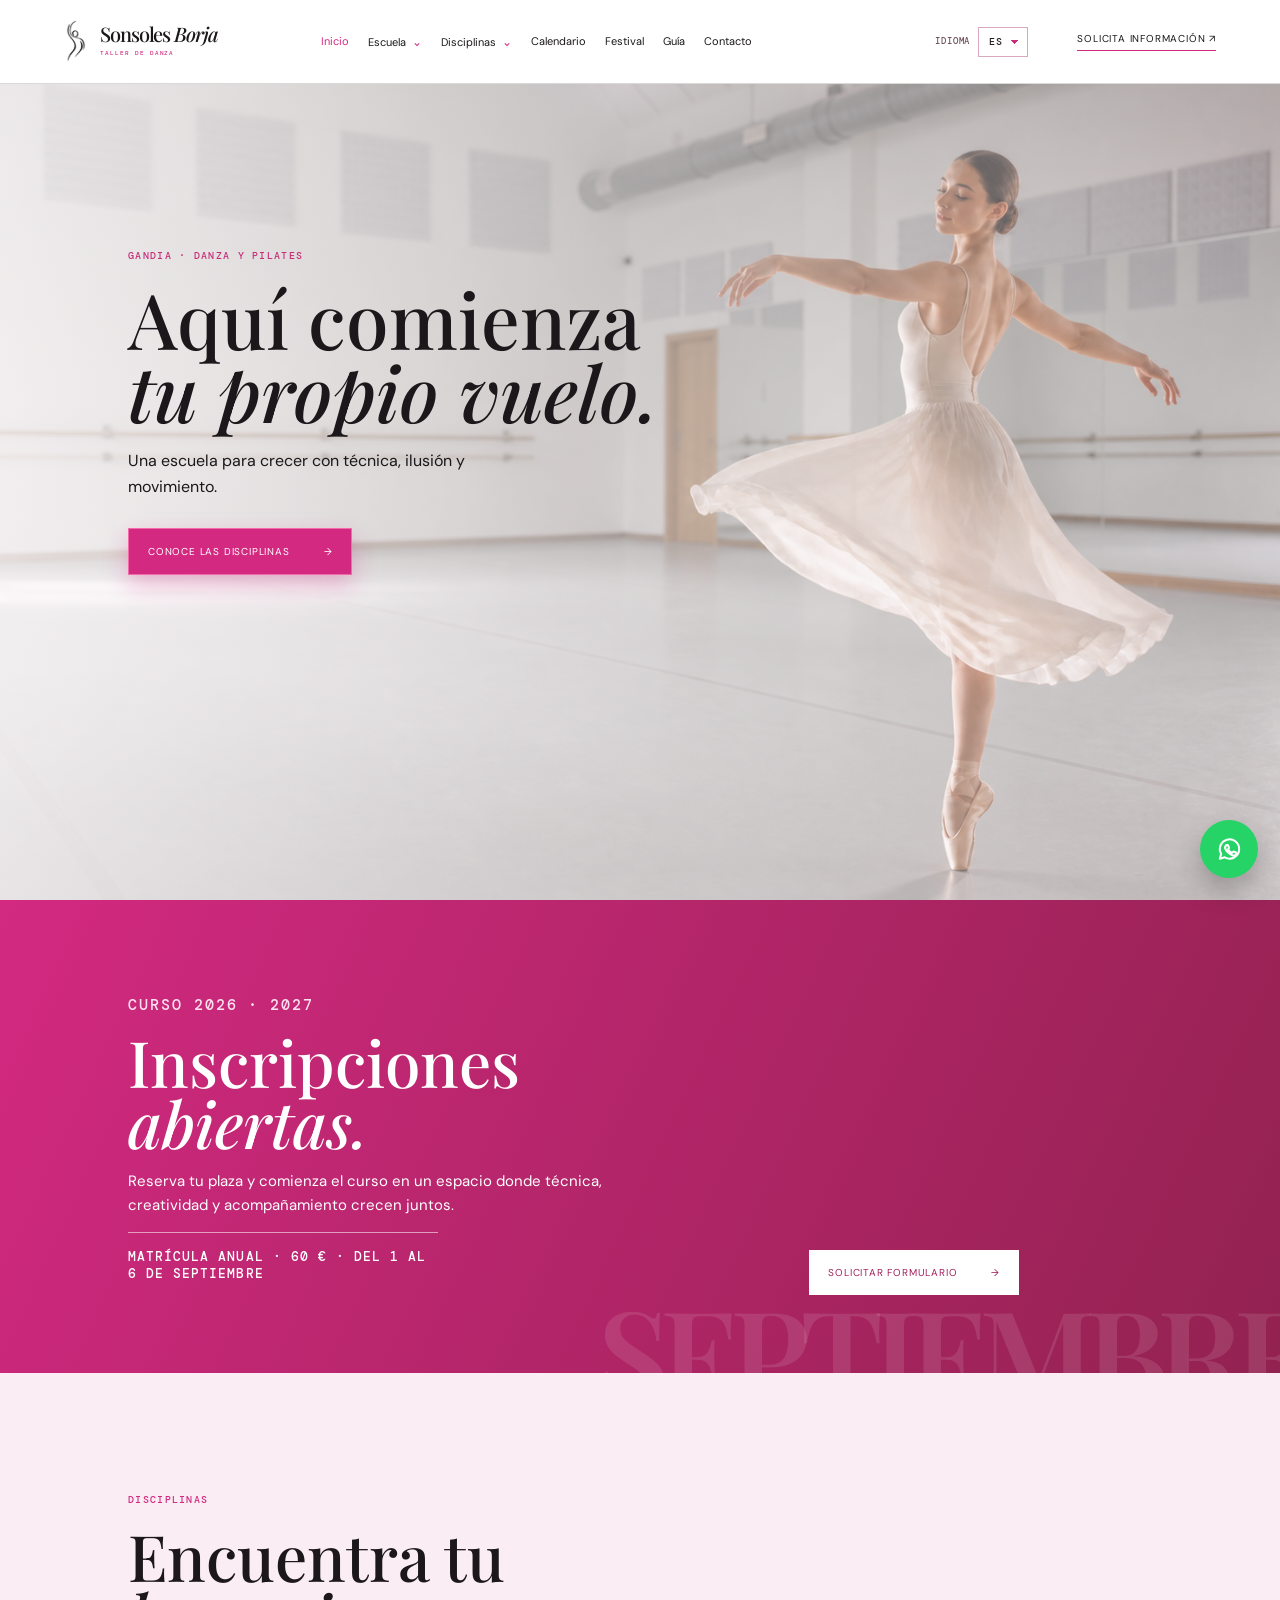
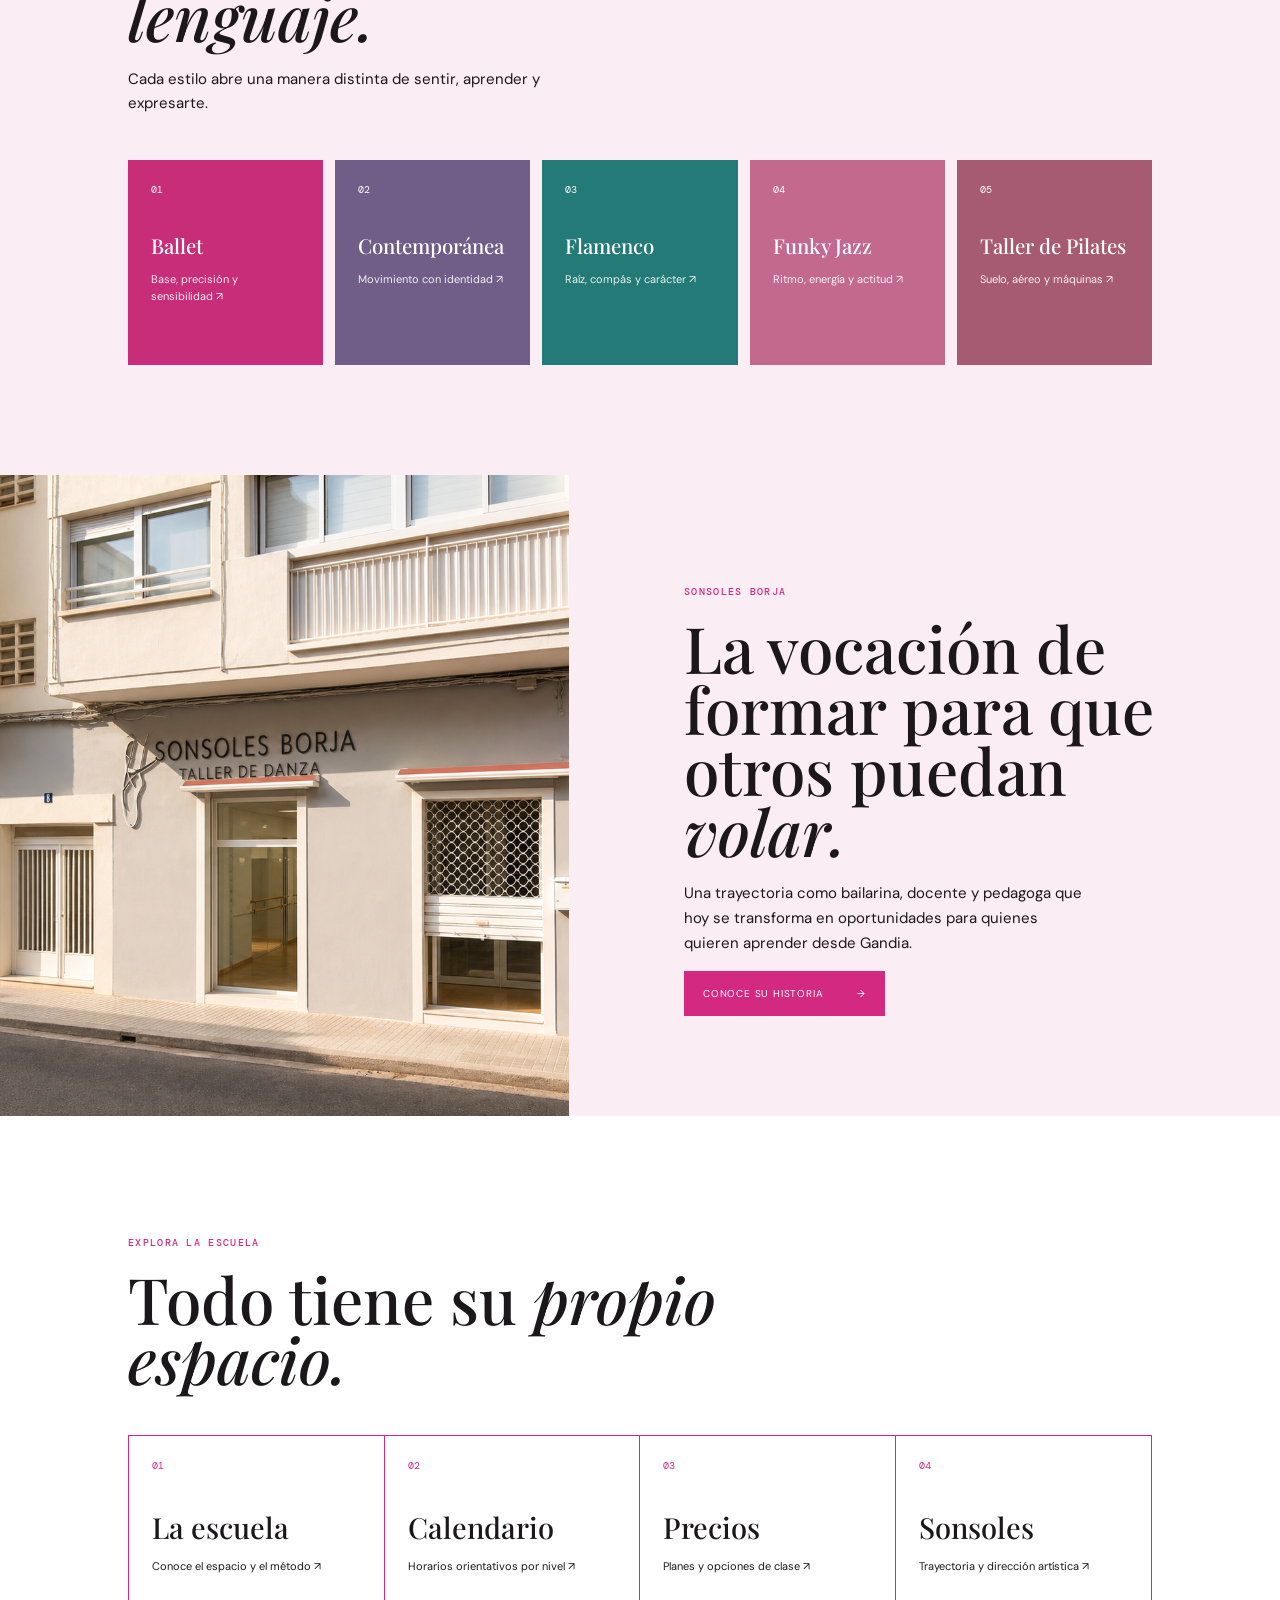
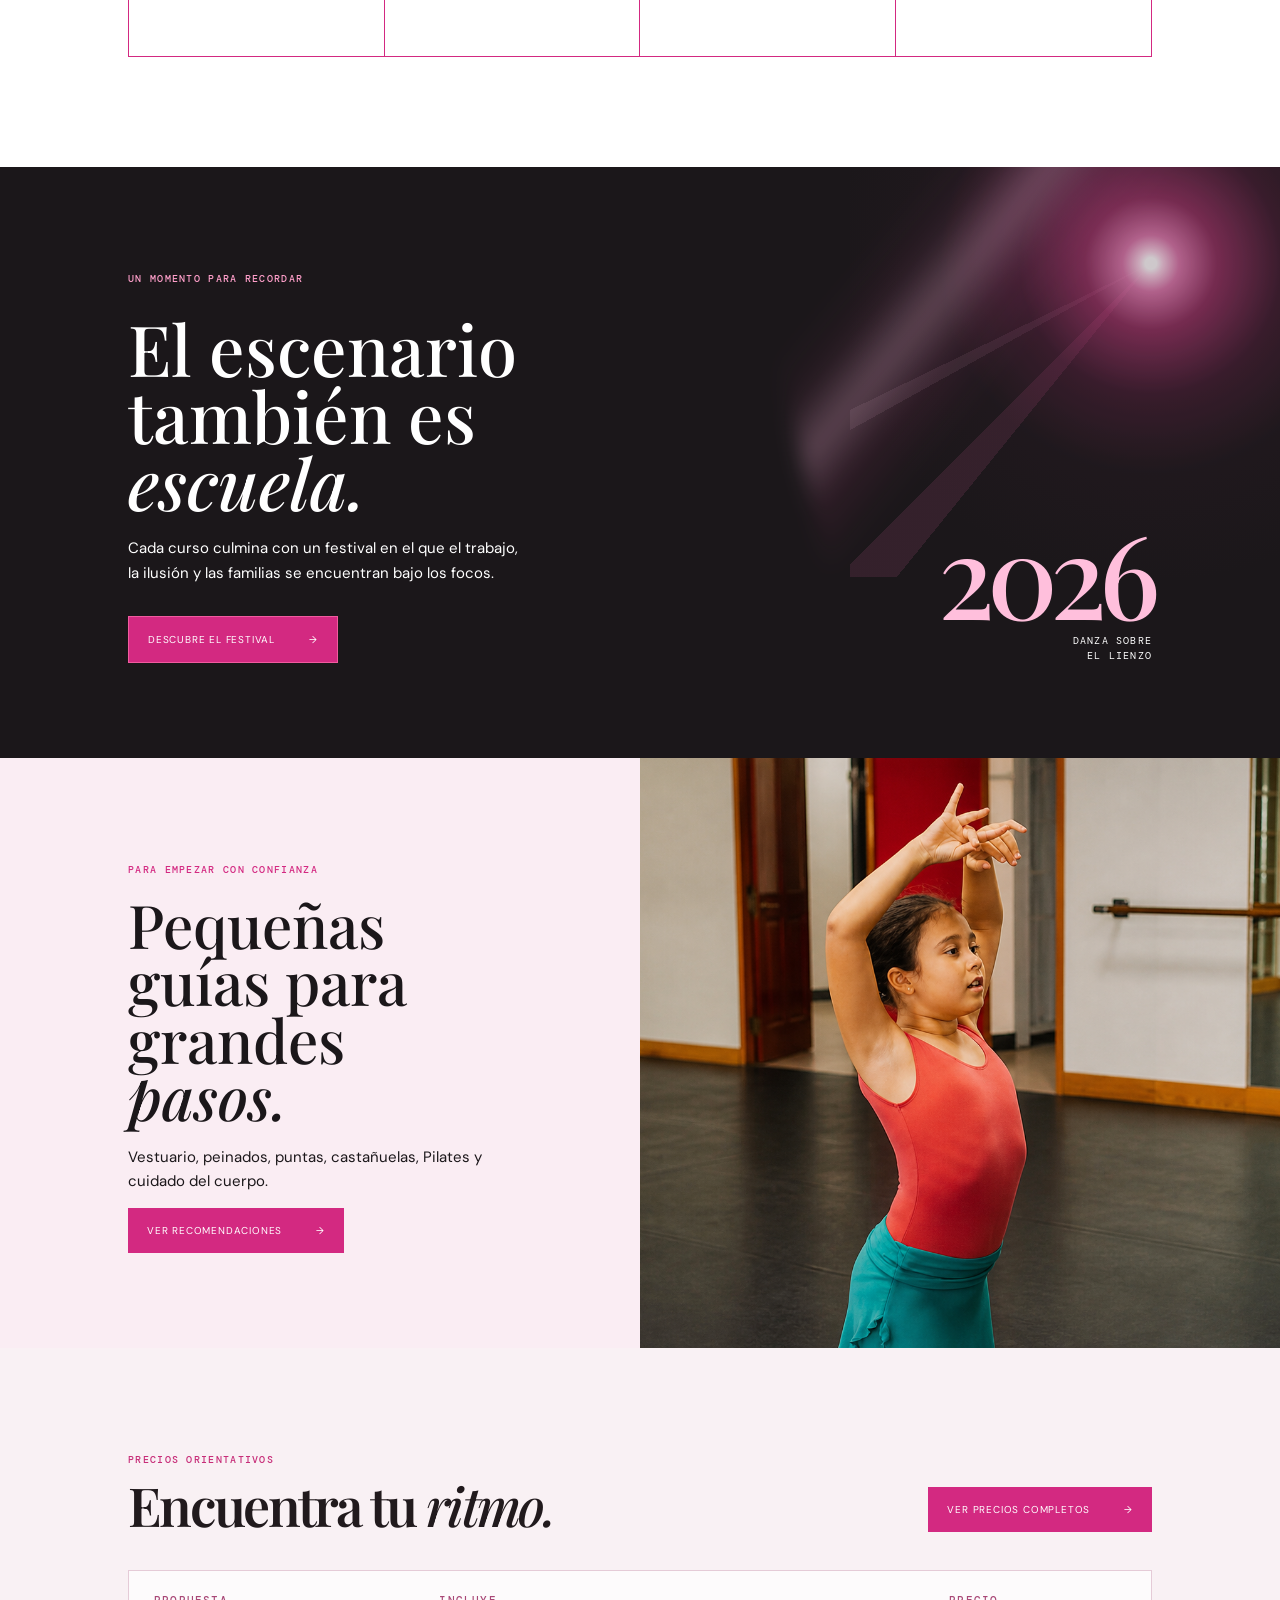
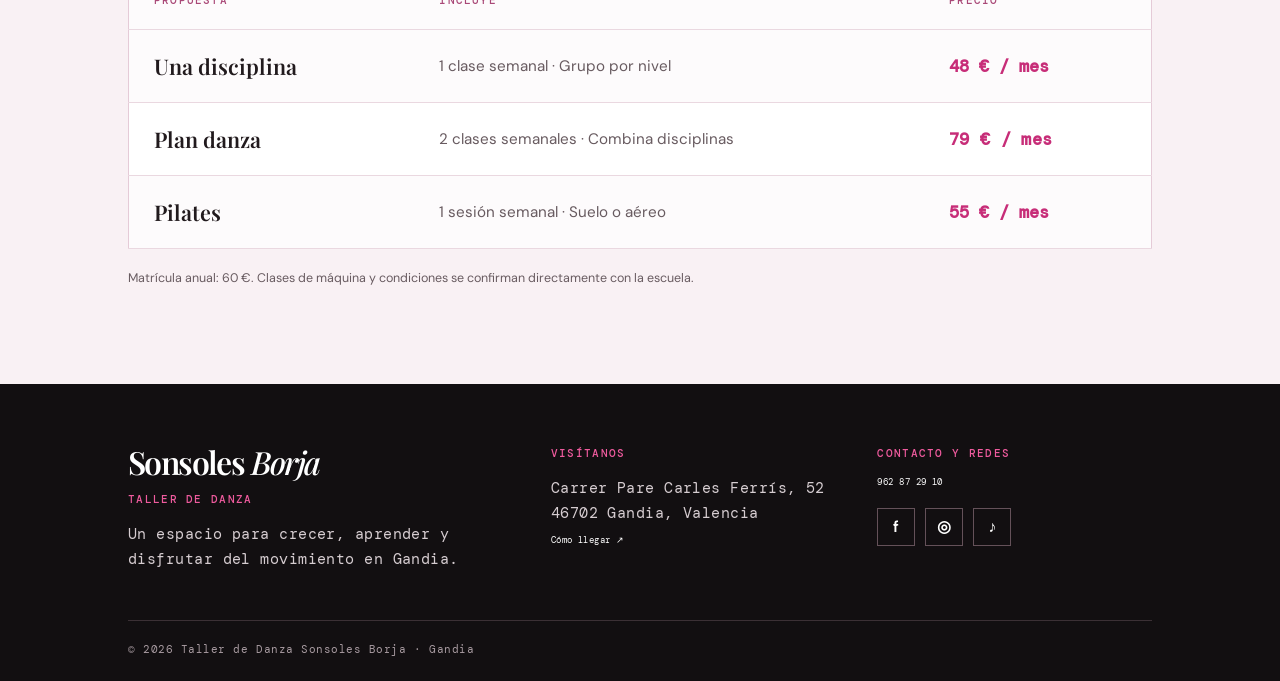
<file: index.html>
<!doctype html><html lang="es"><head><meta charset="UTF-8"><meta name="viewport" content="width=device-width,initial-scale=1"><title>Sonsoles Borja | Danza y Pilates</title><link rel="preconnect" href="https://fonts.googleapis.com"><link rel="preconnect" href="https://fonts.gstatic.com" crossorigin><link href="https://fonts.googleapis.com/css2?family=DM+Mono:wght@400;500&family=DM+Sans:opsz,wght@9..40,400;9..40,500;9..40,600&family=Playfair+Display:ital,wght@0,500;0,600;0,700;1,500&display=swap" rel="stylesheet"><link rel="stylesheet" href="pages.css"><link rel="stylesheet" href="festival.css"><style>.simple-brand.polished{gap:11px}.brand-icon-polished{width:25px;height:45px;display:block}.brand-icon-polished img{width:100%;height:100%;object-fit:contain}.simple-brand.polished>span:last-child{font-size:20px;letter-spacing:-.055em}.simple-brand.polished i{margin-top:6px;letter-spacing:.16em;font-size:6px}.simple-brand.polished b{font-style:italic;font-weight:500}.sonsoles-home{display:grid;grid-template-columns:1fr 1.25fr;min-height:600px}.sonsoles-home .portraits{display:block;min-height:600px;overflow:hidden}.sonsoles-home img{width:100%;height:100%;object-fit:cover}.sonsoles-home>div:last-child{padding:100px 9vw;background:#faedf3}.sonsoles-home h2{font-size:clamp(43px,5vw,74px)}.sonsoles-home p:not(.eyebrow){font-size:15px;line-height:1.65;max-width:400px}@media(max-width:760px){.simple-brand.polished>span:last-child{font-size:17px}.brand-icon-polished{width:22px;height:39px}.sonsoles-home{grid-template-columns:1fr}.sonsoles-home .portraits{height:420px;min-height:0}.sonsoles-home>div:last-child{padding:70px 25px}}.home-prices{padding:95px 10vw;background:#fff8fb}.home-prices-head{display:flex;justify-content:space-between;align-items:end;gap:30px;margin-bottom:38px}.home-prices h2{font:600 clamp(2.6rem,4.2vw,4.8rem)/.98 'Playfair Display',serif;letter-spacing:-.05em;margin:13px 0 0}.home-prices table{width:100%;border-collapse:collapse;background:#fff}.home-prices th,.home-prices td{padding:22px 25px;text-align:left;border-bottom:1px solid #eadde3}.home-prices th{font:500 .68rem 'DM Mono',monospace;letter-spacing:.11em;text-transform:uppercase;color:#9f788b}.home-prices td{font-size:.95rem}.home-prices td:first-child{font:600 1.35rem 'Playfair Display',serif}.home-prices td:nth-child(2){color:#6c6066}.home-prices td:last-child{font:600 1.05rem 'DM Mono',monospace;color:#c72d78;white-space:nowrap}.home-prices-note{margin:20px 0 0;color:#786d72;font-size:.78rem;line-height:1.6}@media(max-width:760px){.home-prices{padding:65px 25px}.home-prices-head{display:block}.home-prices .button{margin-top:24px}.home-prices th:nth-child(2),.home-prices td:nth-child(2){display:none}.home-prices th,.home-prices td{padding:17px 12px}.home-prices td:first-child{font-size:1.15rem}}.home-prices{background:#201b1e;color:#fff}.home-prices .eyebrow{color:#f34b9c}.home-prices h2{color:#fff}.home-prices table{background:#2c2529;border:1px solid #514149}.home-prices th,.home-prices td{border-color:#514149;color:#fff}.home-prices th{color:#f7bfd8}.home-prices td:nth-child(2),.home-prices-note{color:#e3d8dc}.home-prices td:last-child{color:#ff62aa}.home-prices .button{background:#d42e7c;color:#fff}.home-prices .button:hover{background:#ee4c9c}.site-footer{background:#120f11;color:#fff;padding:62px 10vw 25px}.footer-grid{max-width:1280px;margin:auto;display:grid;grid-template-columns:1.35fr 1fr 1fr;gap:52px;padding-bottom:48px}.footer-brand{font:600 2rem/1 'Playfair Display',serif;letter-spacing:-.05em}.footer-brand span{font-style:italic;font-weight:500}.footer-kicker{font:500 .68rem 'DM Mono',monospace;letter-spacing:.12em;text-transform:uppercase;color:#ef5b9e;margin:0 0 16px}.site-footer p:not(.footer-kicker){font-size:.92rem;line-height:1.7;color:#d6cdd1;margin:0}.footer-contact{color:#fff!important;text-decoration:none;display:block;margin-top:8px}.footer-contact:hover{color:#f0549c!important}.footer-socials{display:flex;gap:10px;margin-top:20px}.footer-socials a{width:38px;height:38px;border:1px solid #645159;display:grid;place-items:center;color:#fff;text-decoration:none;font:600 1rem 'DM Sans',sans-serif;transition:.2s}.footer-socials a:hover{background:#d42e7c;border-color:#d42e7c;transform:translateY(-2px)}.footer-bottom{max-width:1280px;margin:auto;padding-top:22px;border-top:1px solid #3b3035;color:#a89ba1;font:400 .66rem 'DM Mono',monospace;letter-spacing:.05em}@media(max-width:760px){.site-footer{padding:52px 25px 23px}.footer-grid{grid-template-columns:1fr;gap:28px;padding-bottom:36px}}.festival-home{background:#1b171a!important;color:#fff!important}.festival-home .eyebrow{color:#ff9fca!important}.festival-home h2,.festival-home h2 em,.festival-home p:not(.eyebrow),.festival-home .year-stamp,.festival-home .year-stamp small{color:#fff!important;text-shadow:none}.festival-home>div:nth-of-type(1){position:relative;z-index:2}.festival-home .button{background:#d32981!important;color:#fff!important;border:1px solid #f15b9f}.festival-home .button:hover{background:#ed4c9b!important}.festival-home:after{opacity:.8}.festival-home .year-stamp{position:relative;z-index:2;color:#ffbfdc!important}.home-hero .button{background:#d32981!important;border:1px solid #f46aa9!important;color:#fff!important;box-shadow:0 10px 25px rgba(211,41,129,.28)}.home-hero .button:hover{background:#ed4d9b!important;transform:translateY(-2px)}.explore-links .link-grid{border:1px solid #d32981!important;gap:0}.explore-links .link-grid a{border-right:1px solid #d32981!important;background:transparent!important}.explore-links .link-grid a:last-child{border-right:0!important}.explore-links .link-grid a:hover{background:#fff4f8!important}.explore-links .link-grid b{color:#d32981!important}@media(max-width:560px){.explore-links .link-grid a{border-right:0!important;border-bottom:1px solid #d32981!important}.explore-links .link-grid a:last-child{border-bottom:0!important}}.home-prices{background:#f9f1f4!important;color:#211a1d!important}.home-prices .eyebrow{color:#c72d78!important}.home-prices h2{color:#211a1d!important}.home-prices table{background:rgba(255,255,255,.72)!important;border:1px solid #e5cbd7!important}.home-prices th,.home-prices td{border-color:#ead8e0!important;color:#211a1d!important}.home-prices th{color:#a94877!important}.home-prices td:nth-child(2),.home-prices-note{color:#685b60!important}.home-prices td:last-child{color:#c72d78!important}.home-prices .button{background:#d32981!important;color:#fff!important;border:0!important}.home-prices .button:hover{background:#e94b98!important}.home-links:not(.explore-links) .link-grid{border:0!important;gap:12px}.home-links:not(.explore-links) .link-grid a{border:0!important;color:#fff!important;min-height:205px}.home-links:not(.explore-links) .link-grid a:nth-child(1){background:#c72d78!important}.home-links:not(.explore-links) .link-grid a:nth-child(2){background:#705d88!important}.home-links:not(.explore-links) .link-grid a:nth-child(3){background:#247a76!important}.home-links:not(.explore-links) .link-grid a:nth-child(4){background:#c3698d!important}.home-links:not(.explore-links) .link-grid a:hover{filter:brightness(1.06);transform:translateY(-3px)}.home-links:not(.explore-links) .link-grid b,.home-links:not(.explore-links) .link-grid strong,.home-links:not(.explore-links) .link-grid span{color:#fff!important}.home-links:not(.explore-links) .link-grid span{opacity:.9}.enrollment-home{position:relative;overflow:hidden;padding:78px 10vw;background:linear-gradient(115deg,#d32981,#922250);color:#fff;display:grid;grid-template-columns:1.3fr .7fr;gap:45px;align-items:end}.enrollment-home:after{content:'SEPTIEMBRE';position:absolute;right:-24px;bottom:-30px;font:600 clamp(60px,10vw,155px)/.8 'Playfair Display',serif;color:rgba(255,255,255,.11);letter-spacing:-.08em}.enrollment-home>div{position:relative;z-index:1}.enrollment-home .eyebrow{color:#ffe0ef}.enrollment-home h2{color:#fff;font-size:clamp(42px,5vw,72px);margin:13px 0}.enrollment-home p{font-size:15px;line-height:1.6;max-width:500px}.enrollment-home .enrollment-date{font:500 13px 'DM Mono',monospace;letter-spacing:.08em;text-transform:uppercase;color:#fff;border-top:1px solid rgba(255,255,255,.55);padding-top:15px;max-width:310px}.enrollment-home .button{justify-self:start;background:#fff!important;color:#a31f5c!important;position:relative;z-index:1}.enrollment-home .button:hover{background:#fff0f7!important}@media(max-width:760px){.enrollment-home{padding:64px 25px;grid-template-columns:1fr}.enrollment-home:after{font-size:75px;right:-14px}.enrollment-home .button{margin-top:5px}}.home-prices tbody tr:nth-child(2) td{background:#fff2f7}.home-prices tbody tr:nth-child(2) td:last-child{background:#d32981!important;color:#fff!important;font-weight:700;letter-spacing:.02em}.home-prices td:last-child{min-width:150px;text-align:right}.home-prices th:last-child{text-align:right}.home-prices tbody tr:nth-child(2) td{background:#fff!important}.home-prices tbody tr:nth-child(2) td:last-child{background:#fff!important;color:#c72d78!important;font-weight:600!important}.home-prices td:last-child{min-width:auto!important;text-align:left!important}.home-prices th:last-child{text-align:left!important}</style><script defer src="language.js"></script></head><body><header class="page-header"><a class="simple-brand polished" href="index.html"><span class="brand-icon-polished"><img src="brand-icon-polished.png" alt=""></span><span>Sonsoles <b>Borja</b><i>Taller de danza</i></span></a><nav><a class="active" href="index.html">Inicio</a><a href="escuela.html">Escuela</a><a href="disciplinas.html">Disciplinas</a><a href="calendario.html">Calendario</a><a href="festival.html">Festival</a><a href="guia.html">Gu&iacute;a</a><a href="contacto.html">Contacto</a></nav><a class="nav-cta" href="contacto.html">Solicita informaci&oacute;n ↗</a></header><main><section class="home-hero"><video class="hero-video" autoplay muted loop playsinline preload="metadata" poster="hero-danza.png" aria-label="Clase de ballet en la escuela"><source src="hero-bailarina-puntas.mp4" type="video/mp4"></video><div><p class="eyebrow">Gandia · Danza y Pilates</p><h1>Aqu&iacute; comienza<br><em>tu propio vuelo.</em></h1><p>Una escuela para crecer con t&eacute;cnica, ilusi&oacute;n y movimiento.</p><a class="button" href="disciplinas.html">Conoce las disciplinas <span>→</span></a></div></section><section class="enrollment-home"><div><p class="eyebrow">Curso 2026 · 2027</p><h2>Inscripciones <em>abiertas.</em></h2><p>Reserva tu plaza y comienza el curso en un espacio donde técnica, creatividad y acompañamiento crecen juntos.</p><p class="enrollment-date">Matrícula anual · 60 € · del 1 al 6 de septiembre</p></div><div><a class="button enrollment-form-link" href="contacto.html">Solicitar formulario <span>→</span></a></div></section><section class="home-links"><p class="eyebrow">Disciplinas</p><h2>Encuentra tu <em>lenguaje.</em></h2><p style="max-width:460px;font-size:15px;line-height:1.6">Cada estilo abre una manera distinta de sentir, aprender y expresarte.</p><div class="link-grid"><a href="disciplinas.html"><b>01</b><strong>Ballet</strong><span>Base, precisi&oacute;n y sensibilidad ↗</span></a><a href="disciplinas.html"><b>02</b><strong>Contempor&aacute;nea</strong><span>Movimiento con identidad ↗</span></a><a href="disciplinas.html"><b>03</b><strong>Flamenco</strong><span>Ra&iacute;z, comp&aacute;s y car&aacute;cter ↗</span></a><a href="disciplinas.html"><b>04</b><strong>Jazz & Pilates</strong><span>Ritmo, energ&iacute;a y bienestar ↗</span></a></div></section><section class="sonsoles-home"><div class="portraits"><img src="escuela-fachada-limpia.png" alt="Fachada de la Escuela Taller de Danza Sonsoles Borja"></div><div><p class="eyebrow">Sonsoles Borja</p><h2>La vocaci&oacute;n de formar para que otros puedan <em>volar.</em></h2><p>Una trayectoria como bailarina, docente y pedagoga que hoy se transforma en oportunidades para quienes quieren aprender desde Gandia.</p><a class="button" href="sonsoles.html">Conoce su historia <span>→</span></a></div></section><section class="home-links explore-links" style="background:#fff"><p class="eyebrow">Explora la escuela</p><h2>Todo tiene su <em>propio espacio.</em></h2><div class="link-grid"><a href="escuela.html"><b>01</b><strong>La escuela</strong><span>Conoce el espacio y el m&eacute;todo ↗</span></a><a href="calendario.html"><b>02</b><strong>Calendario</strong><span>Horarios orientativos por nivel ↗</span></a><a href="precios.html"><b>03</b><strong>Precios</strong><span>Planes y opciones de clase ↗</span></a><a href="sonsoles.html"><b>04</b><strong>Sonsoles</strong><span>Trayectoria y direcci&oacute;n art&iacute;stica ↗</span></a></div></section><section class="festival-home"><p class="eyebrow">Un momento para recordar</p><div><h2>El escenario tambi&eacute;n es <em>escuela.</em></h2><p>Cada curso culmina con un festival en el que el trabajo, la ilusi&oacute;n y las familias se encuentran bajo los focos.</p><a class="button" href="festival.html">Descubre el Festival <span>→</span></a></div><div class="year-stamp">2026<br><small>DANZA SOBRE<br>EL LIENZO</small></div></section><section class="home-guide"><div><p class="eyebrow">Para empezar con confianza</p><h2>Peque&ntilde;as gu&iacute;as para grandes <em>pasos.</em></h2><p>Vestuario, peinados, puntas, casta&ntilde;uelas, Pilates y cuidado del cuerpo.</p><a class="button" href="guia.html">Ver recomendaciones <span>→</span></a></div><img src="guia-pequenos-pasos.png" alt="Alumna aprendiendo danza en la escuela"></section><section class="home-prices"><div class="home-prices-head"><div><p class="eyebrow">Precios orientativos</p><h2>Encuentra tu <em>ritmo.</em></h2></div><a class="button" href="precios.html">Ver precios completos <span>→</span></a></div><table aria-label="Precios orientativos"><thead><tr><th>Propuesta</th><th>Incluye</th><th>Precio</th></tr></thead><tbody><tr><td>Una disciplina</td><td>1 clase semanal · Grupo por nivel</td><td>48 € / mes</td></tr><tr><td>Plan danza</td><td>2 clases semanales · Combina disciplinas</td><td>79 € / mes</td></tr><tr><td>Pilates</td><td>1 sesión semanal · Suelo o aéreo</td><td>55 € / mes</td></tr></tbody></table><p class="home-prices-note">Matrícula anual: 60 €. Clases de máquina y condiciones se confirman directamente con la escuela.</p></section></main><a class="whatsapp" href="https://wa.me/34600000000?text=Hola%2C%20me%20gustar%C3%ADa%20recibir%20informaci%C3%B3n." target="_blank" rel="noreferrer" aria-label="WhatsApp">◔</a><footer class="site-footer"><div class="footer-grid"><div><div class="footer-brand">Sonsoles <span>Borja</span></div><p class="footer-kicker" style="margin-top:14px">Taller de danza</p><p>Un espacio para crecer, aprender y disfrutar del movimiento en Gandia.</p></div><div><p class="footer-kicker">Visítanos</p><p>Carrer Pare Carles Ferrís, 52<br>46702 Gandia, Valencia</p><a class="footer-contact" href="https://www.google.com/maps/place//data=!4m2!3m1!1s0xd61e84b823273ef:0x9083b964c389a8e6?sa=X&amp;ved=1t:8290&amp;ictx=111" target="_blank" rel="noopener">Cómo llegar ↗</a></div><div><p class="footer-kicker">Contacto y redes</p><a class="footer-contact" href="tel:+34962872910">962 87 29 10</a><div class="footer-socials" aria-label="Redes sociales"><a href="https://www.facebook.com/tallerdedanzasonsolesborja" target="_blank" rel="noopener" aria-label="Facebook">f</a><a href="https://www.instagram.com/tallerdedanzasonsolesborja/" target="_blank" rel="noopener" aria-label="Instagram">◎</a><a href="https://www.tiktok.com/@tallerdedanzasonsolesborja" target="_blank" rel="noopener" aria-label="TikTok">♪</a></div></div></div><div class="footer-bottom">© 2026 Taller de Danza Sonsoles Borja · Gandia</div></footer></body></html>
</file>
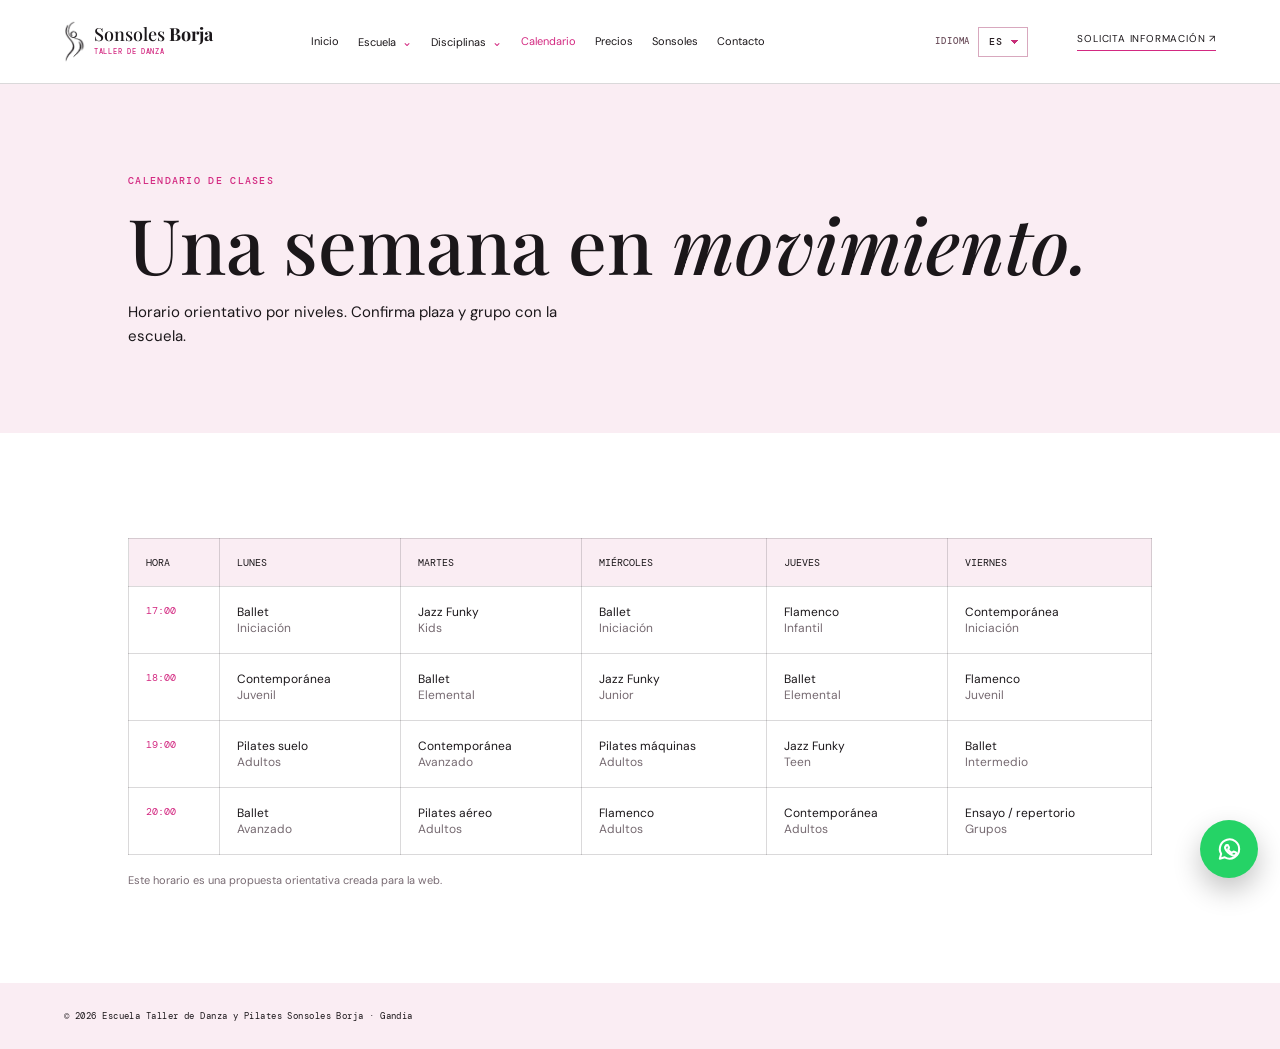
<file: calendario.html>
<!doctype html><html lang="es"><head><meta charset="UTF-8"><meta name="viewport" content="width=device-width,initial-scale=1"><title>Calendario | Sonsoles Borja</title><link rel="preconnect" href="https://fonts.googleapis.com"><link rel="preconnect" href="https://fonts.gstatic.com" crossorigin><link href="https://fonts.googleapis.com/css2?family=DM+Mono:wght@400;500&family=DM+Sans:opsz,wght@9..40,400;9..40,500;9..40,600&family=Playfair+Display:ital,wght@0,500;0,600;0,700;1,500&display=swap" rel="stylesheet"><link rel="stylesheet" href="pages.css"><script defer src="language.js"></script></head><body><header class="page-header"><a class="simple-brand" href="index.html"><span class="brand-icon"><img src="brand-icon-polished.png" alt=""></span><span>Sonsoles <b>Borja</b><i>Taller de danza</i></span></a><nav><a href="index.html">Inicio</a><a href="escuela.html">Escuela</a><a href="disciplinas.html">Disciplinas</a><a class="active" href="calendario.html">Calendario</a><a href="precios.html">Precios</a><a href="sonsoles.html">Sonsoles</a><a href="contacto.html">Contacto</a></nav><a class="nav-cta" href="contacto.html">Solicita informaci&oacute;n ↗</a></header><main><section class="page-hero"><div><p class="eyebrow">Calendario de clases</p><h1>Una semana en <em>movimiento.</em></h1><p>Horario orientativo por niveles. Confirma plaza y grupo con la escuela.</p></div></section><section class="page-content"><table class="calendar"><tr><th>Hora</th><th>Lunes</th><th>Martes</th><th>Mi&eacute;rcoles</th><th>Jueves</th><th>Viernes</th></tr><tr><td>17:00</td><td>Ballet<br><b>Iniciaci&oacute;n</b></td><td>Jazz Funky<br><b>Kids</b></td><td>Ballet<br><b>Iniciaci&oacute;n</b></td><td>Flamenco<br><b>Infantil</b></td><td>Contempor&aacute;nea<br><b>Iniciaci&oacute;n</b></td></tr><tr><td>18:00</td><td>Contempor&aacute;nea<br><b>Juvenil</b></td><td>Ballet<br><b>Elemental</b></td><td>Jazz Funky<br><b>Junior</b></td><td>Ballet<br><b>Elemental</b></td><td>Flamenco<br><b>Juvenil</b></td></tr><tr><td>19:00</td><td>Pilates suelo<br><b>Adultos</b></td><td>Contempor&aacute;nea<br><b>Avanzado</b></td><td>Pilates m&aacute;quinas<br><b>Adultos</b></td><td>Jazz Funky<br><b>Teen</b></td><td>Ballet<br><b>Intermedio</b></td></tr><tr><td>20:00</td><td>Ballet<br><b>Avanzado</b></td><td>Pilates a&eacute;reo<br><b>Adultos</b></td><td>Flamenco<br><b>Adultos</b></td><td>Contempor&aacute;nea<br><b>Adultos</b></td><td>Ensayo / repertorio<br><b>Grupos</b></td></tr></table><p class="notice">Este horario es una propuesta orientativa creada para la web.</p></section></main><footer>© 2026 Escuela Taller de Danza y Pilates Sonsoles Borja · Gandia</footer></body></html>
</file>
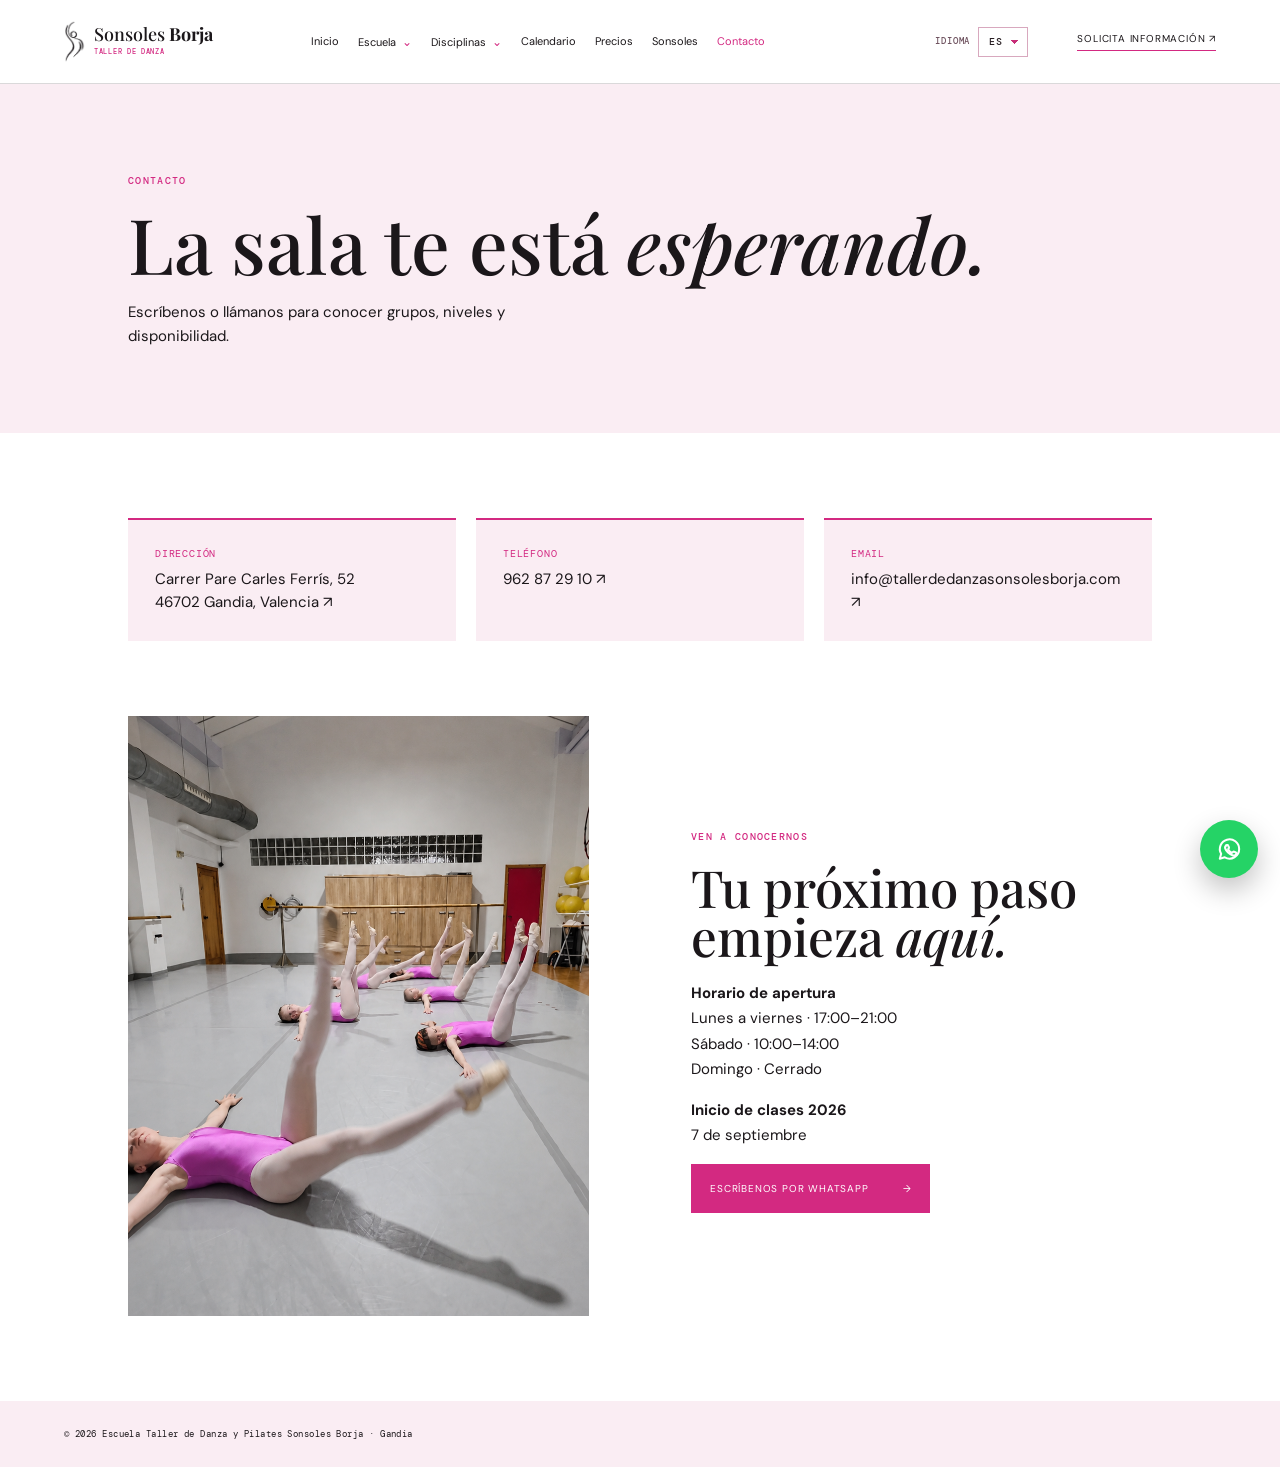
<file: contacto.html>
<!doctype html><html lang="es"><head><meta charset="UTF-8"><meta name="viewport" content="width=device-width,initial-scale=1"><title>Contacto | Sonsoles Borja</title><link rel="preconnect" href="https://fonts.googleapis.com"><link rel="preconnect" href="https://fonts.gstatic.com" crossorigin><link href="https://fonts.googleapis.com/css2?family=DM+Mono:wght@400;500&family=DM+Sans:opsz,wght@9..40,400;9..40,500;9..40,600&family=Playfair+Display:ital,wght@0,500;0,600;0,700;1,500&display=swap" rel="stylesheet"><link rel="stylesheet" href="pages.css"><script defer src="language.js"></script></head><body><header class="page-header"><a class="simple-brand" href="index.html"><span class="brand-icon"><img src="brand-icon-polished.png" alt=""></span><span>Sonsoles <b>Borja</b><i>Taller de danza</i></span></a><nav><a href="index.html">Inicio</a><a href="escuela.html">Escuela</a><a href="disciplinas.html">Disciplinas</a><a href="calendario.html">Calendario</a><a href="precios.html">Precios</a><a href="sonsoles.html">Sonsoles</a><a class="active" href="contacto.html">Contacto</a></nav><a class="nav-cta" href="tel:+34962872910">Llamar ↗</a></header><main><section class="page-hero"><div><p class="eyebrow">Contacto</p><h1>La sala te est&aacute; <em>esperando.</em></h1><p>Escr&iacute;benos o ll&aacute;manos para conocer grupos, niveles y disponibilidad.</p></div></section><section class="page-content"><div class="contact-cards"><a href="https://maps.google.com/?q=Carrer+Pare+Carles+Ferris+52+46702+Gandia" target="_blank" rel="noreferrer"><span>Direcci&oacute;n</span>Carrer Pare Carles Ferr&iacute;s, 52<br>46702 Gandia, Valencia ↗</a><a href="tel:+34962872910"><span>Tel&eacute;fono</span>962 87 29 10 ↗</a><a href="mailto:info@tallerdedanzasonsolesborja.com"><span>Email</span>info@tallerdedanzasonsolesborja.com ↗</a></div><div class="split" style="margin-top:75px"><img src="studio-contacto-mejorado.png" alt="Alumnas de ballet en clase en Sonsoles Borja"><div class="copy"><p class="eyebrow">Ven a conocernos</p><h2>Tu pr&oacute;ximo paso empieza <em>aqu&iacute;.</em></h2><p><strong>Horario de apertura</strong><br>Lunes a viernes · 17:00–21:00<br>Sábado · 10:00–14:00<br>Domingo · Cerrado</p><p><strong>Inicio de clases 2026</strong><br>7 de septiembre</p><a class="button" href="https://wa.me/34600000000?text=Hola%2C%20me%20gustar%C3%ADa%20recibir%20informaci%C3%B3n." target="_blank" rel="noreferrer">Escr&iacute;benos por WhatsApp <span>→</span></a></div></div></section></main><footer>© 2026 Escuela Taller de Danza y Pilates Sonsoles Borja · Gandia</footer></body></html>
</file>
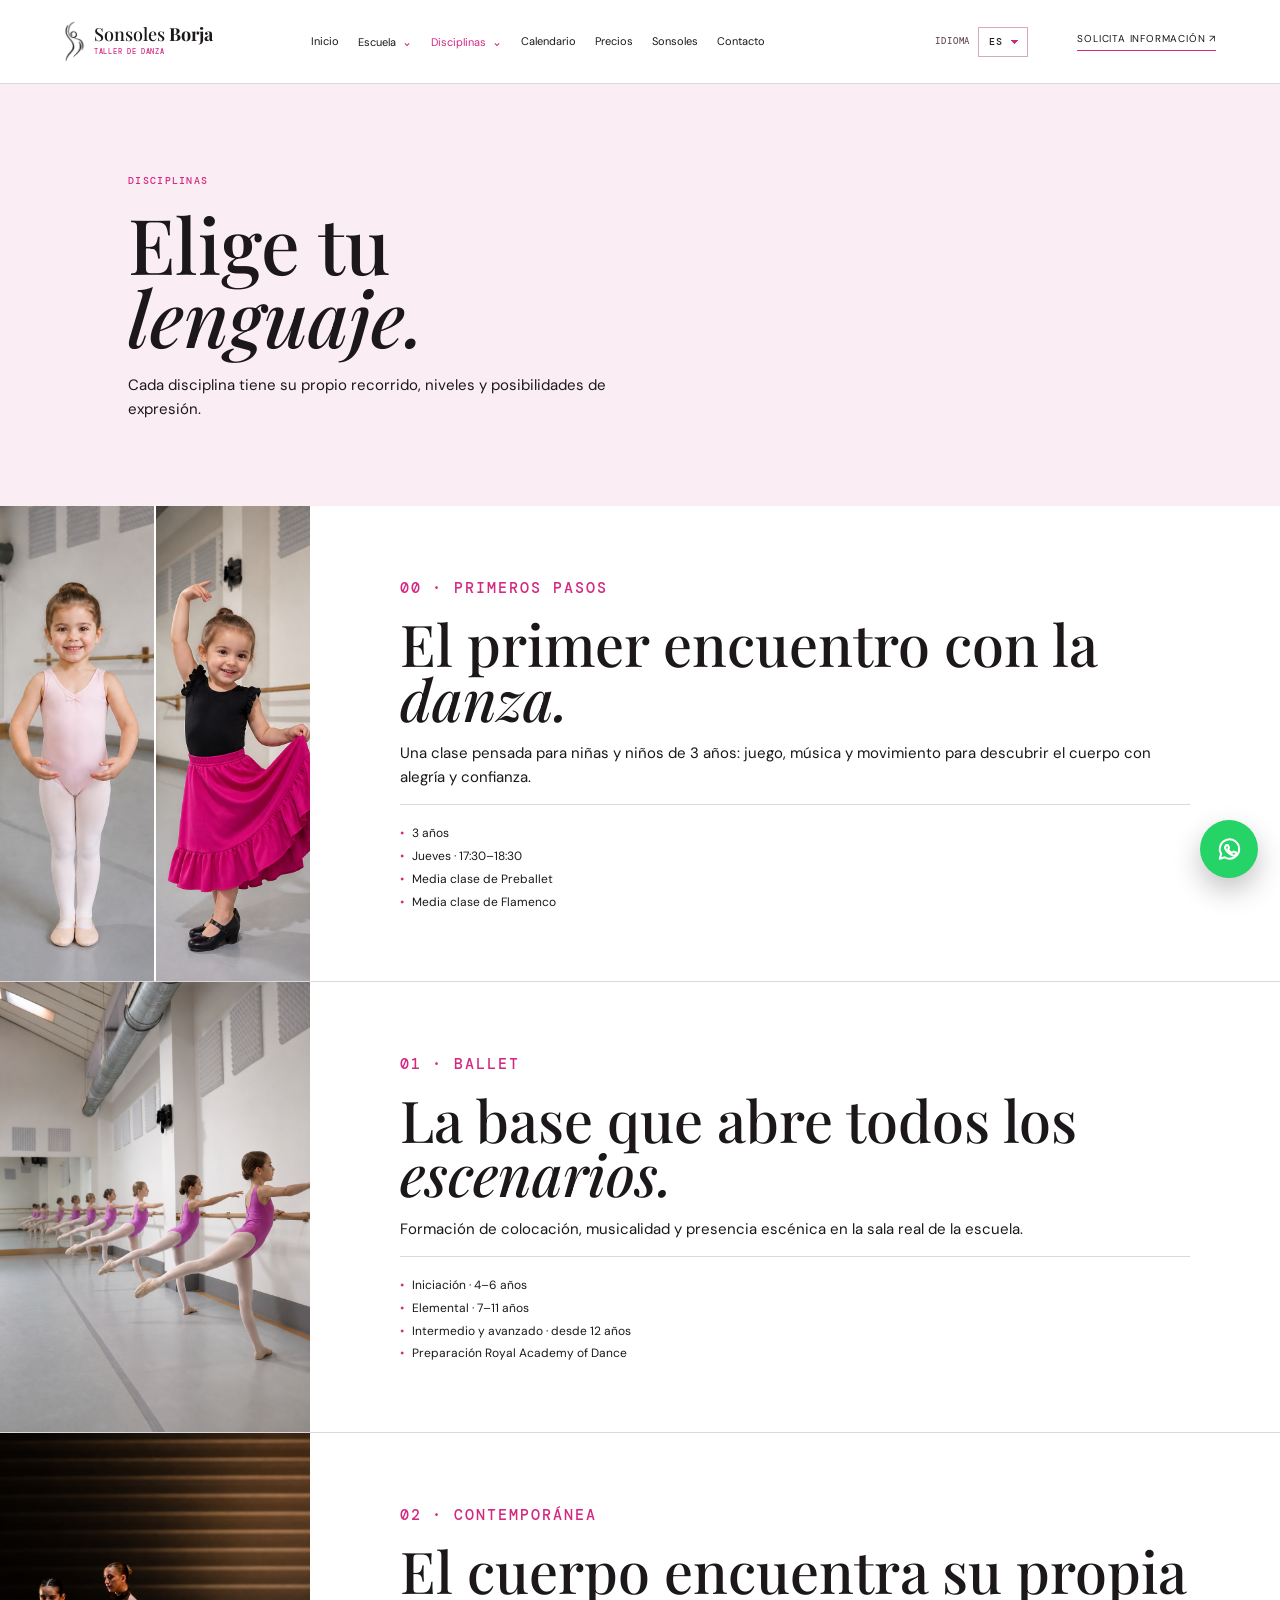
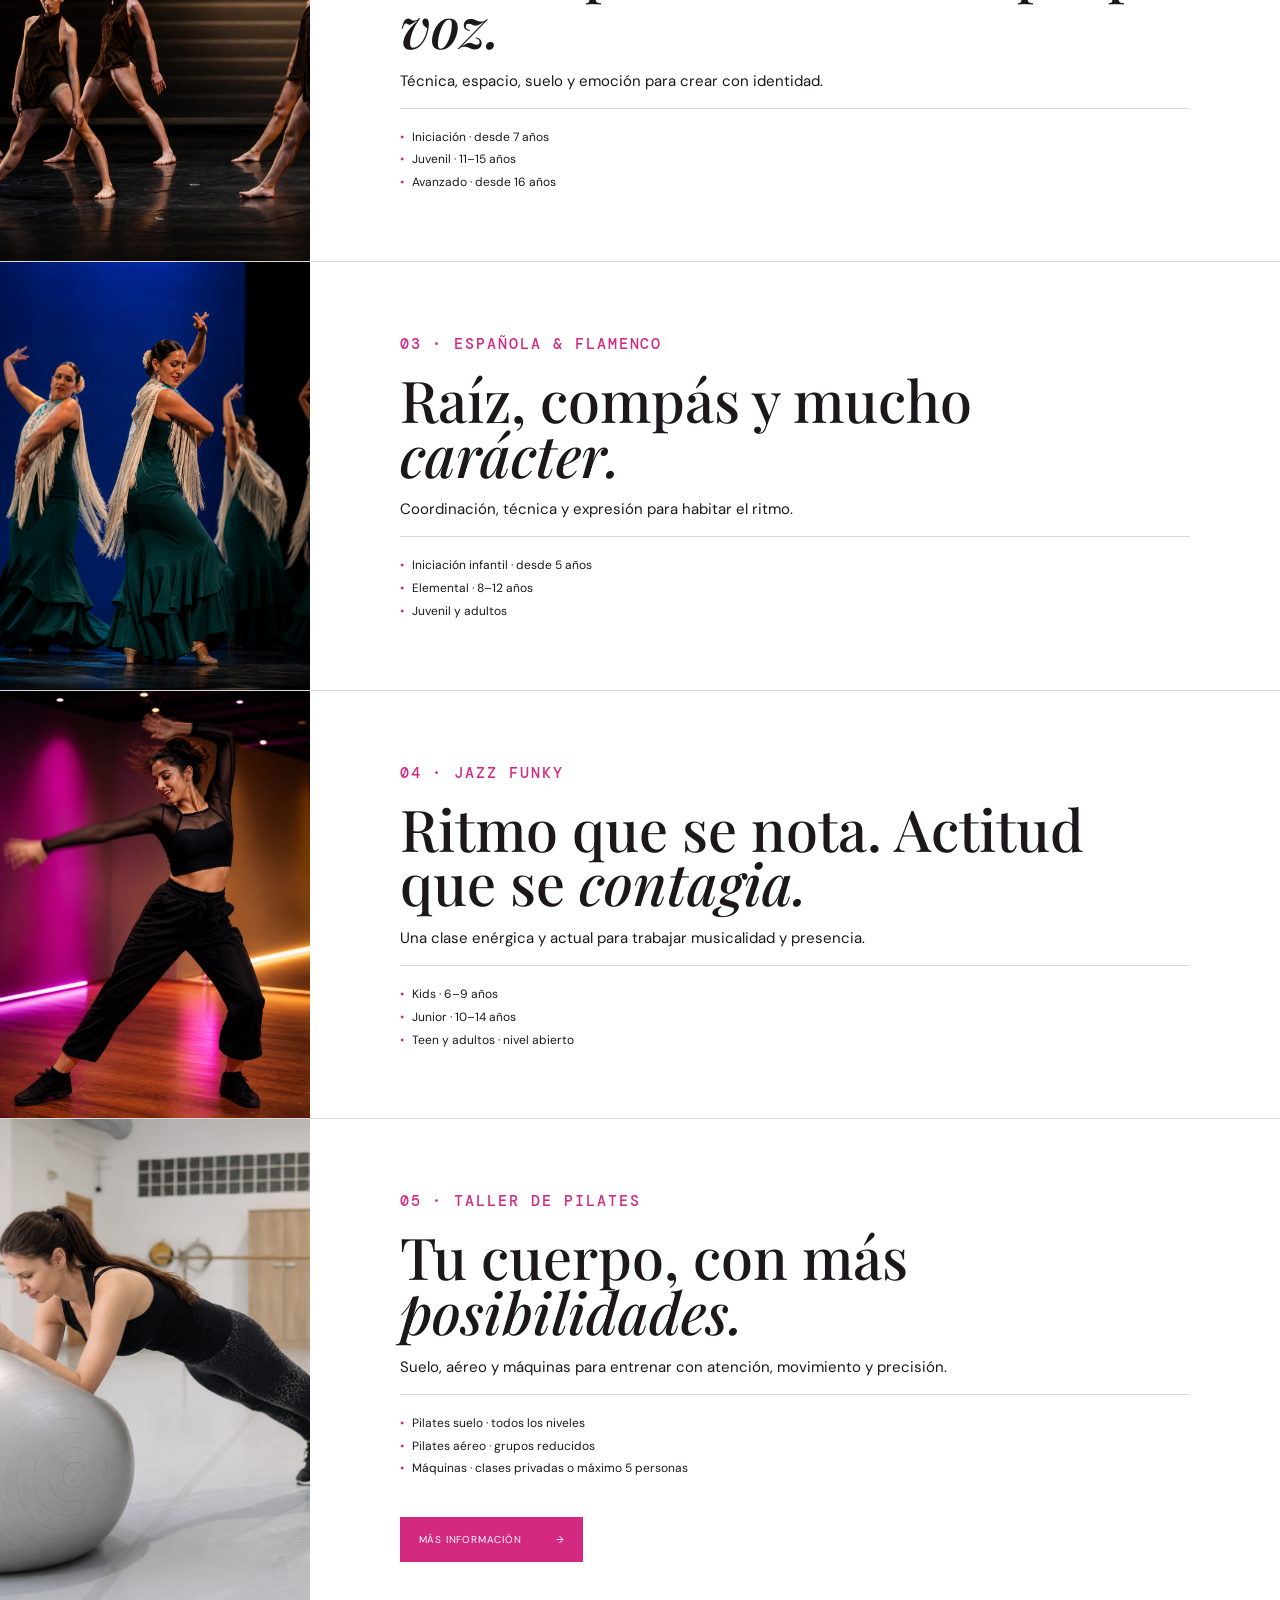
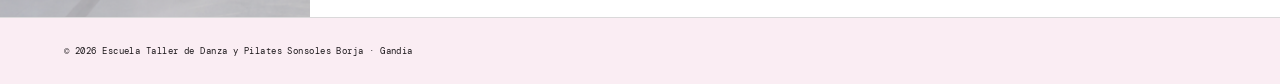
<file: disciplinas.html>
<!doctype html>
<html lang="es">
<head>
<meta charset="UTF-8">
<meta name="viewport" content="width=device-width,initial-scale=1">
<title>Disciplinas | Sonsoles Borja</title>
<link rel="preconnect" href="https://fonts.googleapis.com">
<link rel="preconnect" href="https://fonts.gstatic.com" crossorigin>
<link href="https://fonts.googleapis.com/css2?family=DM+Mono:wght@400;500&family=DM+Sans:opsz,wght@9..40,400;9..40,500;9..40,600&family=Playfair+Display:ital,wght@0,500;0,600;0,700;1,500&display=swap" rel="stylesheet">
<link rel="stylesheet" href="pages.css">
<script defer src="language.js">
</script>
</head>
<body>
<header class="page-header">
<a class="simple-brand" href="index.html">
<span class="brand-icon">
<img src="brand-icon-polished.png" alt="">
</span>
<span>Sonsoles <b>Borja</b>
<i>Taller de danza</i>
</span>
</a>
<nav>
<a href="index.html">Inicio</a>
<a href="escuela.html">Escuela</a>
<a class="active" href="disciplinas.html">Disciplinas</a>
<a href="calendario.html">Calendario</a>
<a href="precios.html">Precios</a>
<a href="sonsoles.html">Sonsoles</a>
<a href="contacto.html">Contacto</a>
</nav>
<a class="nav-cta" href="contacto.html">Solicita informaci&oacute;n ↗</a>
</header>
<main>
<section class="page-hero">
<div>
<p class="eyebrow">Disciplinas</p>
<h1>Elige tu<br>
<em>lenguaje.</em>
</h1>
<p>Cada disciplina tiene su propio recorrido, niveles y posibilidades de expresi&oacute;n.</p>
</div>
</section>
<section class="discipline-list">
<article id="primeros-pasos" class="discipline-row">
<div class="primeros-pasos-gallery">
<img src="primeros-pasos-ballet.png" alt="Niña de 3 años en sexta posición de ballet">
<img src="primeros-pasos-flamenco.png" alt="Niña de 3 años iniciándose al flamenco">
</div>
<div>
<p class="eyebrow">00 · Primeros Pasos</p>
<h2>El primer encuentro con la <em>danza.</em>
</h2>
<p>Una clase pensada para niñas y niños de 3 años: juego, música y movimiento para descubrir el cuerpo con alegría y confianza.</p>
<ul>
<li>3 años</li>
<li>Jueves · 17:30–18:30</li>
<li>Media clase de Preballet</li>
<li>Media clase de Flamenco</li>
</ul>
</div>
</article>
<article id="ballet" class="discipline-row">
<img src="ballet-real-studio.png" alt="Alumnas de ballet en el sal&oacute;n real">
<div>
<p class="eyebrow">01 · Ballet</p>
<h2>La base que abre todos los <em>escenarios.</em>
</h2>
<p>Formaci&oacute;n de colocaci&oacute;n, musicalidad y presencia esc&eacute;nica en la sala real de la escuela.</p>
<ul>
<li>Iniciaci&oacute;n · 4–6 a&ntilde;os</li>
<li>Elemental · 7–11 a&ntilde;os</li>
<li>Intermedio y avanzado · desde 12 a&ntilde;os</li>
<li>Preparaci&oacute;n Royal Academy of Dance</li>
</ul>
</div>
</article>
<article id="contemporanea" class="discipline-row">
<img src="contemporaneo-editorial.png" alt="Danza contempor&aacute;nea">
<div>
<p class="eyebrow">02 · Contempor&aacute;nea</p>
<h2>El cuerpo encuentra su propia <em>voz.</em>
</h2>
<p>T&eacute;cnica, espacio, suelo y emoci&oacute;n para crear con identidad.</p>
<ul>
<li>Iniciaci&oacute;n · desde 7 a&ntilde;os</li>
<li>Juvenil · 11–15 a&ntilde;os</li>
<li>Avanzado · desde 16 a&ntilde;os</li>
</ul>
</div>
</article>
<article id="flamenco" class="discipline-row">
<img src="flamenco-editorial.png" alt="Flamenco">
<div>
<p class="eyebrow">03 · Espa&ntilde;ola & Flamenco</p>
<h2>Ra&iacute;z, comp&aacute;s y mucho <em>car&aacute;cter.</em>
</h2>
<p>Coordinaci&oacute;n, t&eacute;cnica y expresi&oacute;n para habitar el ritmo.</p>
<ul>
<li>Iniciaci&oacute;n infantil · desde 5 a&ntilde;os</li>
<li>Elemental · 8–12 a&ntilde;os</li>
<li>Juvenil y adultos</li>
</ul>
</div>
</article>
<article id="jazz-funky" class="discipline-row">
<img src="jazz-editorial.png" alt="Jazz Funky">
<div>
<p class="eyebrow">04 · Jazz Funky</p>
<h2>Ritmo que se nota. Actitud que se <em>contagia.</em>
</h2>
<p>Una clase en&eacute;rgica y actual para trabajar musicalidad y presencia.</p>
<ul>
<li>Kids · 6–9 a&ntilde;os</li>
<li>Junior · 10–14 a&ntilde;os</li>
<li>Teen y adultos · nivel abierto</li>
</ul>
</div>
</article>
<article id="taller-pilates" class="discipline-row">
<img src="pilates-fitball-linoleo.png" alt="Clase de Taller de Pilates en Sonsoles Borja">
<div>
<p class="eyebrow">05 · Taller de Pilates</p>
<h2>Tu cuerpo, con más <em>posibilidades.</em>
</h2>
<p>Suelo, aéreo y máquinas para entrenar con atención, movimiento y precisión.</p>
<ul>
<li>Pilates suelo · todos los niveles</li>
<li>Pilates aéreo · grupos reducidos</li>
<li>Máquinas · clases privadas o máximo 5 personas</li>
</ul>
<a class="button discipline-more" href="pilates-taller.html">Más información <span>→</span></a>
</div>
</article>
</section>
</main>
<footer>© 2026 Escuela Taller de Danza y Pilates Sonsoles Borja · Gandia</footer>
</body>
</html>
</file>
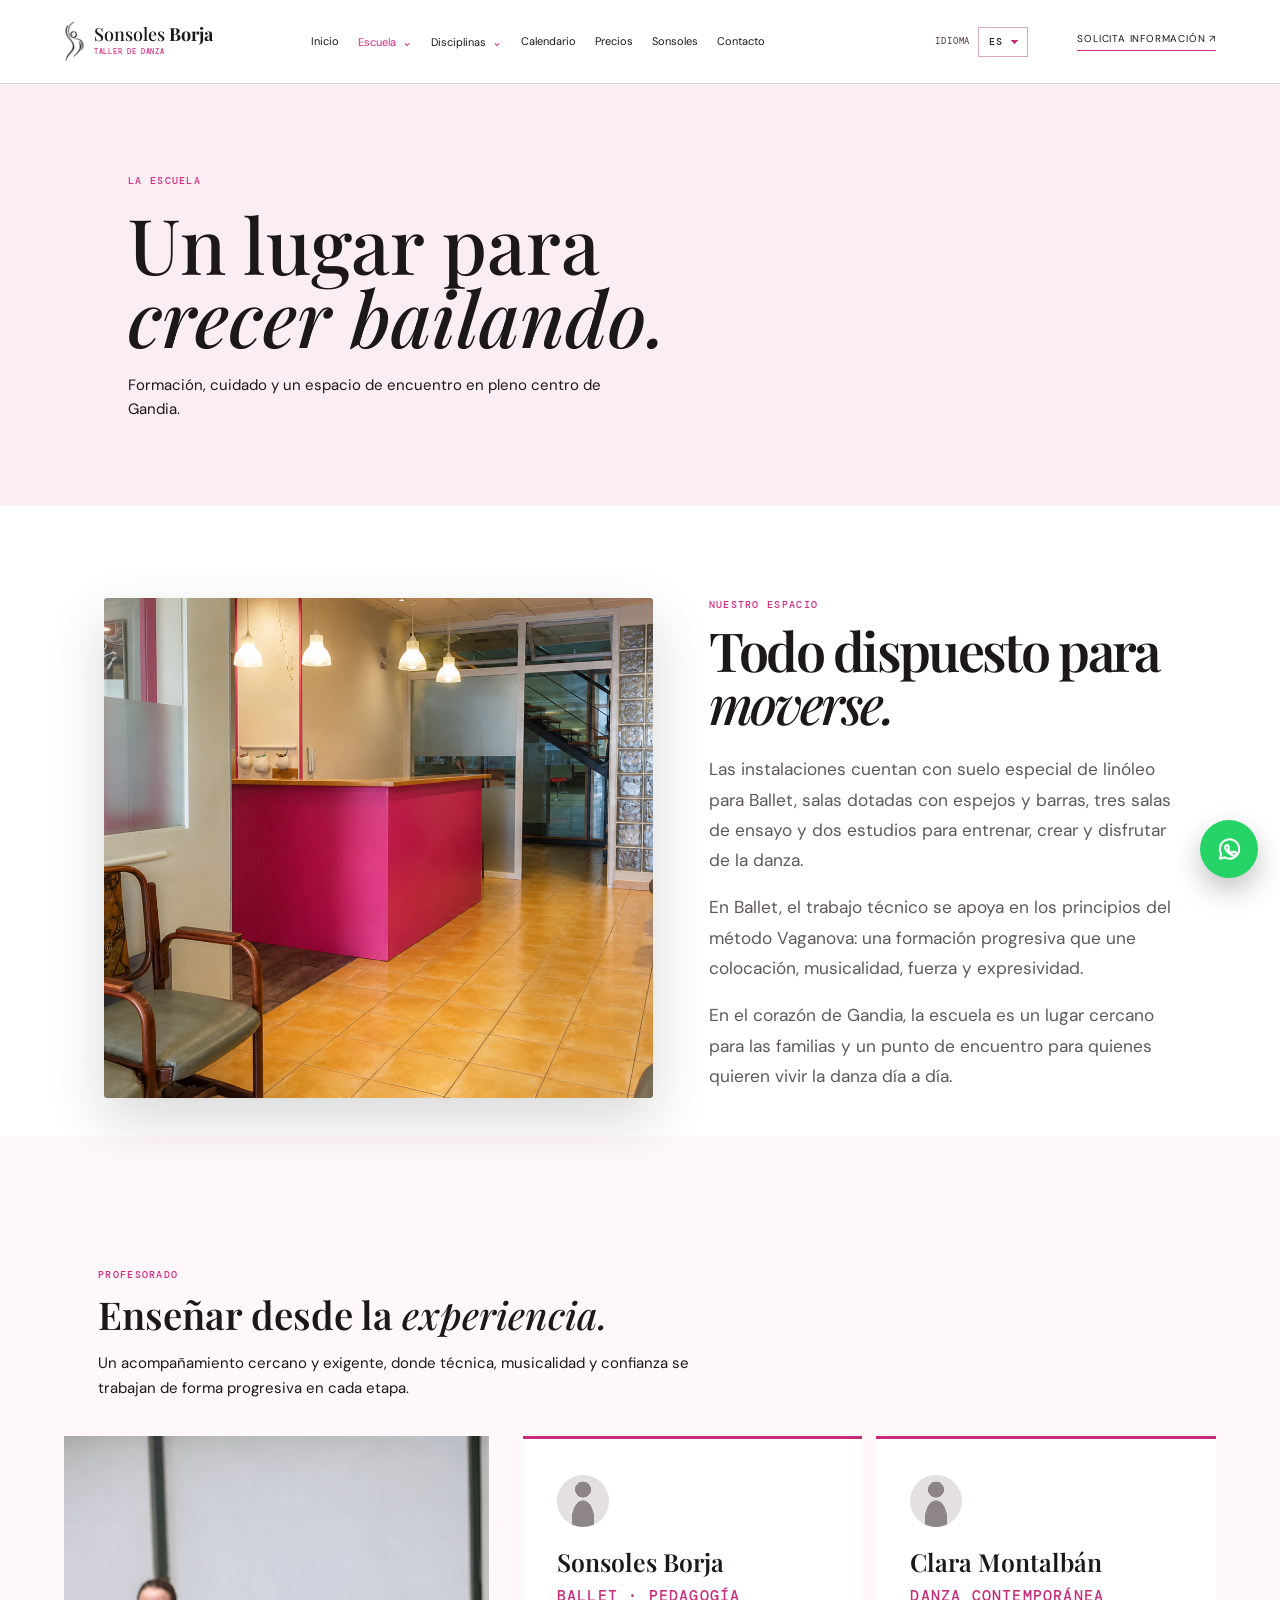
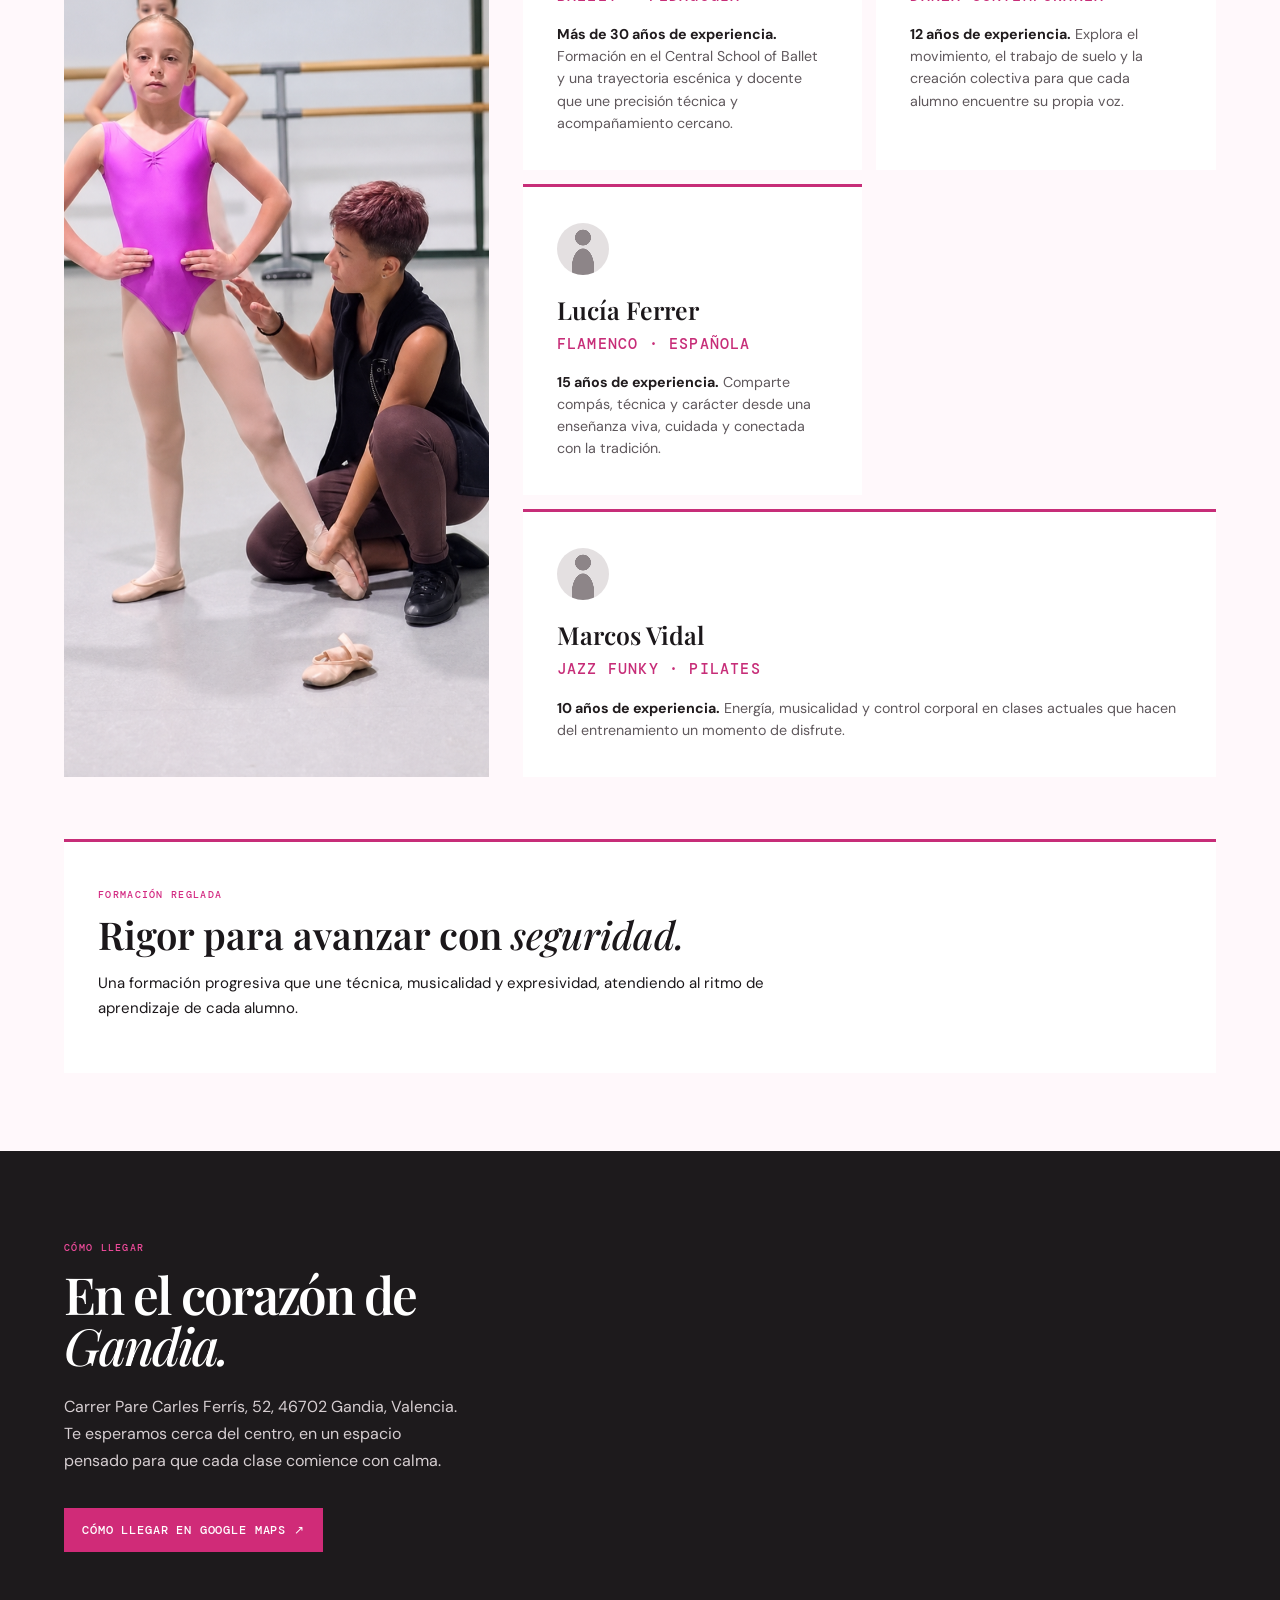
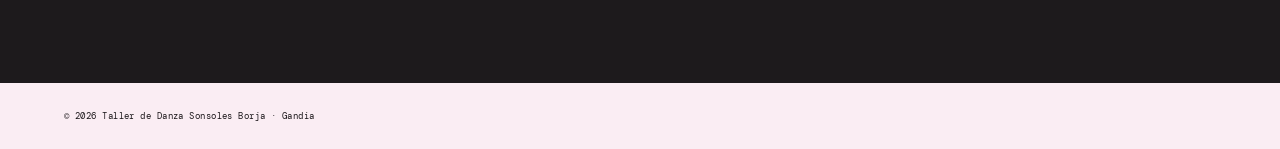
<file: escuela.html>
<!doctype html>
<html lang="es">
<head>
<meta charset="UTF-8">
<meta name="viewport" content="width=device-width,initial-scale=1">
<title>La escuela | Sonsoles Borja</title>
<link rel="preconnect" href="https://fonts.googleapis.com">
<link rel="preconnect" href="https://fonts.gstatic.com" crossorigin>
<link href="https://fonts.googleapis.com/css2?family=DM+Mono:wght@400;500&family=DM+Sans:opsz,wght@9..40,400;9..40,500;9..40,600&family=Playfair+Display:ital,wght@0,500;0,600;0,700;1,500&display=swap" rel="stylesheet">
<link rel="stylesheet" href="pages.css">
<style>    .space-intro{max-width:1200px;margin:0 auto;padding:82px 5vw 28px;display:grid;grid-template-columns:1.08fr .92fr;gap:56px;align-items:center}
.space-intro img{width:100%;min-height:500px;object-fit:cover;border-radius:3px;box-shadow:0 22px 56px rgba(26,21,23,.16)}
.space-intro h2{font:600 clamp(2.35rem,4.2vw,4.5rem)/.98 'Playfair Display',serif;letter-spacing:-.05em;margin:13px 0 25px}
.space-intro p:not(.eyebrow){font-size:1.08rem;line-height:1.75;color:#5f585c;max-width:560px}
.space-features{max-width:1200px;margin:16px auto 82px;padding:0 5vw;display:grid;grid-template-columns:repeat(3,1fr);gap:14px}
.space-feature{background:#f5f0f1;padding:28px 26px;border-top:3px solid #c72d78}
.space-feature strong{display:block;font-family:'DM Mono',monospace;font-size:.75rem;text-transform:uppercase;letter-spacing:.09em;margin-bottom:12px}
.space-feature span{font:600 1.28rem/1.15 'Playfair Display',serif}
.location{background:#1d1a1c;color:#fff;padding:78px 5vw 84px}
.location-inner{max-width:1200px;margin:auto;display:grid;grid-template-columns:.72fr 1.28fr;gap:48px;align-items:stretch}
.location h2{font:600 clamp(2.3rem,4vw,4rem)/1 'Playfair Display',serif;letter-spacing:-.04em;margin:13px 0 22px}
.location p{color:#d6ced1;line-height:1.7;max-width:400px}
.map-frame{min-height:370px;border:0;width:100%;filter:saturate(.82) contrast(.96)}
.directions{display:inline-flex;margin-top:18px;padding:14px 18px;background:#d02b78;color:white;text-decoration:none;font:500 .76rem 'DM Mono',monospace;text-transform:uppercase;letter-spacing:.07em;transition:.2s}
.directions:hover{background:#ef4b9b;transform:translateY(-2px)}
.school-details{padding:78px 5vw;background:#fff8fb}
.school-details-inner{max-width:1200px;margin:auto;display:grid;grid-template-columns:repeat(2,1fr);gap:16px}
.school-details article{padding:36px 34px;background:#fff;border-top:3px solid #c72d78}
.school-details article:last-child{grid-column:1/-1}
.school-details h2{font:600 clamp(2rem,3vw,3.2rem)/1 'Playfair Display',serif;margin:14px 0 17px}
.school-details p:not(.eyebrow){font-size:15px;line-height:1.7;max-width:690px}
.school-details{scroll-margin-top:95px}
.faculty-section{max-width:1200px;margin:54px auto 0}.faculty-heading{max-width:720px;padding:0 34px}.faculty-heading h2{font:600 clamp(2rem,3vw,3.2rem)/1 'Playfair Display',serif;margin:14px 0 17px}.faculty-heading p:not(.eyebrow){font-size:15px;line-height:1.7;max-width:690px}.faculty-section .faculty-layout{margin-top:34px}.rigor-section{margin-top:62px}.faculty-layout{max-width:1200px;margin:38px auto 0;display:grid;grid-template-columns:.76fr 1.24fr;gap:34px;align-items:stretch}.faculty-feature{min-height:520px;width:100%;object-fit:cover}.teacher-grid{display:grid;grid-template-columns:repeat(2,1fr);gap:14px}.teacher-card{padding:25px;background:#fff;border-top:3px solid #c72d78;min-height:245px}.teacher-card .teacher-avatar{display:grid;place-items:center;width:52px;height:52px;margin-bottom:22px;border-radius:50%;background:#d9d5d6;color:#8d8588;font-size:22px}.teacher-card .teacher-avatar::before{content:'♙';transform:scale(1.5);filter:grayscale(1)}.teacher-card h3{font:600 1.55rem/1.05 'Playfair Display',serif;margin:0 0 9px}.teacher-card .discipline{margin:0 0 14px;color:#c72d78;font:500 .67rem 'DM Mono',monospace;letter-spacing:.08em;text-transform:uppercase}.teacher-card p:last-child{margin:0;font-size:.89rem;line-height:1.55;color:#5f585c}.teacher-card strong{color:#201b1d}
.teacher-card .teacher-avatar{background:radial-gradient(circle at 50% 28%,#8d8588 0 17%,transparent 18%),radial-gradient(ellipse at 50% 86%,#8d8588 0 30%,transparent 31%),#e4e0e1}.teacher-card .teacher-avatar::before{content:none}
@media(max-width:760px){.space-intro,.location-inner{grid-template-columns:1fr;gap:28px}
.faculty-section{margin-top:46px}.faculty-heading{padding:0 25px}.rigor-section{margin-top:46px}.faculty-layout{grid-template-columns:1fr}.faculty-feature{min-height:420px}.teacher-grid{grid-template-columns:1fr}
.space-intro{padding-top:52px}
.space-intro img{min-height:330px}
.space-features{grid-template-columns:1fr;margin-bottom:55px}
.location{padding-block:55px}
.map-frame{min-height:330px}
}
  </style>
<script defer src="language.js">
</script>
</head>
<body>
<header class="page-header">
<a class="simple-brand" href="index.html">
<span class="brand-icon">
<img src="brand-icon-polished.png" alt="">
</span>
<span>Sonsoles <b>Borja</b>
<i>Taller de danza</i>
</span>
</a>
<nav>
<a href="index.html">Inicio</a>
<a class="active" href="escuela.html">Escuela</a>
<a href="disciplinas.html">Disciplinas</a>
<a href="calendario.html">Calendario</a>
<a href="precios.html">Precios</a>
<a href="sonsoles.html">Sonsoles</a>
<a href="contacto.html">Contacto</a>
</nav>
<a class="nav-cta" href="contacto.html">Solicita información ↗</a>
</header>
<main>
<section class="page-hero">
<div>
<p class="eyebrow">La escuela</p>
<h1>Un lugar para<br>
<em>crecer bailando.</em>
</h1>
<p>Formación, cuidado y un espacio de encuentro en pleno centro de Gandia.</p>
</div>
</section>
<section id="instalaciones" class="space-intro">
<img src="recepcion-escuela.png" alt="Recepción de la Escuela Taller de Danza Sonsoles Borja">
<div>
<p class="eyebrow">Nuestro espacio</p>
<h2>Todo dispuesto para <em>moverse.</em>
</h2>
<p>Las instalaciones cuentan con suelo especial de linóleo para Ballet, salas dotadas con espejos y barras, tres salas de ensayo y dos estudios para entrenar, crear y disfrutar de la danza.</p>
<p>En Ballet, el trabajo técnico se apoya en los principios del método Vaganova: una formación progresiva que une colocación, musicalidad, fuerza y expresividad.</p>
<p>En el corazón de Gandia, la escuela es un lugar cercano para las familias y un punto de encuentro para quienes quieren vivir la danza día a día.</p>
</div>
</section>
<section id="formacion-reglada" class="school-details">
<div id="profesorado" class="faculty-section">
<div class="faculty-heading">
<p class="eyebrow">Profesorado</p>
<h2>Enseñar desde la <em>experiencia.</em>
</h2>
<p>Un acompañamiento cercano y exigente, donde técnica, musicalidad y confianza se trabajan de forma progresiva en cada etapa.</p>
</div>
<div class="faculty-layout">
<img class="faculty-feature" src="profesorado-ensenanza.png" alt="Profesora guiando la colocación de una alumna de ballet">
<div class="teacher-grid" aria-label="Equipo docente">
<article class="teacher-card"><span class="teacher-avatar" aria-hidden="true"></span><h3>Sonsoles Borja</h3><p class="discipline">Ballet · Pedagogía</p><p><strong>Más de 30 años de experiencia.</strong> Formación en el Central School of Ballet y una trayectoria escénica y docente que une precisión técnica y acompañamiento cercano.</p></article>
<article class="teacher-card"><span class="teacher-avatar" aria-hidden="true"></span><h3>Clara Montalbán</h3><p class="discipline">Danza contemporánea</p><p><strong>12 años de experiencia.</strong> Explora el movimiento, el trabajo de suelo y la creación colectiva para que cada alumno encuentre su propia voz.</p></article>
<article class="teacher-card"><span class="teacher-avatar" aria-hidden="true"></span><h3>Lucía Ferrer</h3><p class="discipline">Flamenco · Española</p><p><strong>15 años de experiencia.</strong> Comparte compás, técnica y carácter desde una enseñanza viva, cuidada y conectada con la tradición.</p></article>
<article class="teacher-card"><span class="teacher-avatar" aria-hidden="true"></span><h3>Marcos Vidal</h3><p class="discipline">Jazz Funky · Pilates</p><p><strong>10 años de experiencia.</strong> Energía, musicalidad y control corporal en clases actuales que hacen del entrenamiento un momento de disfrute.</p></article>
</div>
</div>
</div>
<div class="school-details-inner rigor-section">
<article>
<p class="eyebrow">Formación reglada</p>
<h2>Rigor para avanzar con <em>seguridad.</em>
</h2>
<p>Una formación progresiva que une técnica, musicalidad y expresividad, atendiendo al ritmo de aprendizaje de cada alumno.</p>
</article>
</div>
</section>
<section class="location">
<div class="location-inner">
<div>
<p class="eyebrow" style="color:#ef4b9b">Cómo llegar</p>
<h2>En el corazón de <em>Gandia.</em>
</h2>
<p>Carrer Pare Carles Ferrís, 52, 46702 Gandia, Valencia. Te esperamos cerca del centro, en un espacio pensado para que cada clase comience con calma.</p>
<a class="directions" target="_blank" rel="noopener" href="https://www.google.com/maps/place//data=!4m2!3m1!1s0xd61e84b823273ef:0x9083b964c389a8e6?sa=X&amp;ved=1t:8290&amp;ictx=111">Cómo llegar en Google Maps ↗</a>
</div>
<iframe class="map-frame" title="Mapa de la Escuela Taller de Danza Sonsoles Borja" loading="lazy" src="https://www.google.com/maps?q=Carrer+Pare+Carles+Ferr%C3%ADs,+52,+46702+Gandia,+Valencia&amp;output=embed">
</iframe>
</div>
</section>
</main>
<footer>© 2026 Taller de Danza Sonsoles Borja · Gandia</footer>
</body>
</html>
</file>
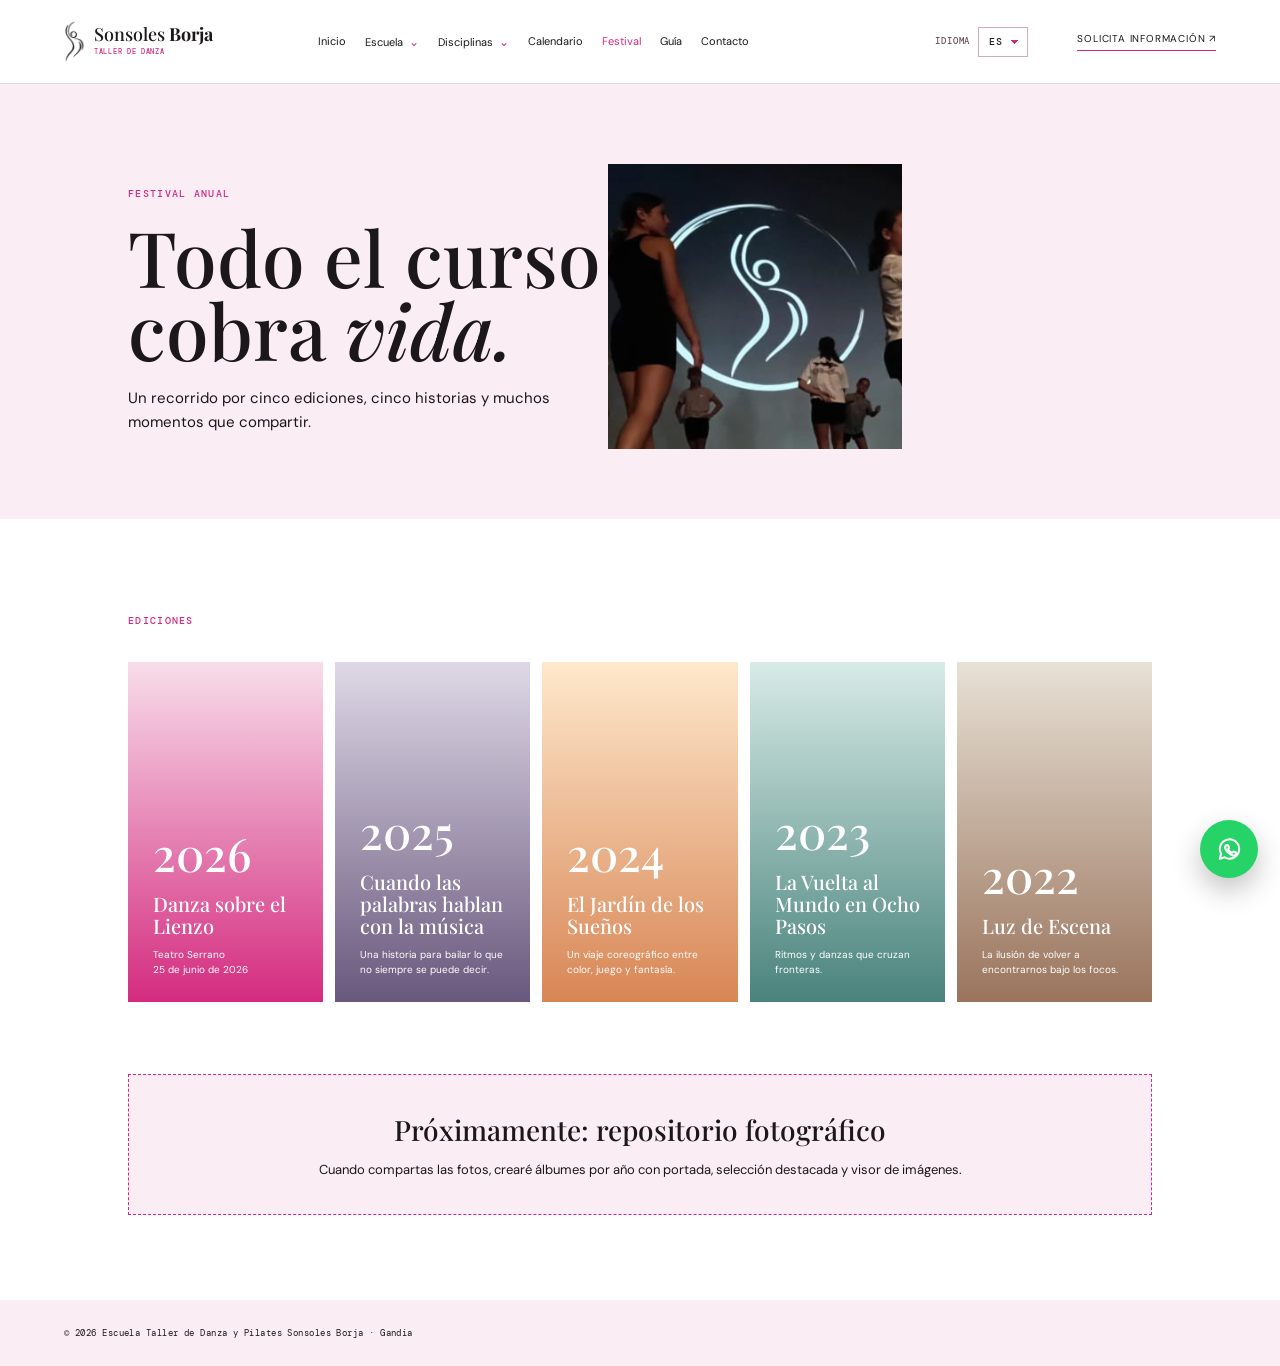
<file: festival.html>
<!doctype html><html lang="es"><head><meta charset="UTF-8"><meta name="viewport" content="width=device-width,initial-scale=1"><title>Festival | Sonsoles Borja</title><link rel="preconnect" href="https://fonts.googleapis.com"><link rel="preconnect" href="https://fonts.gstatic.com" crossorigin><link href="https://fonts.googleapis.com/css2?family=DM+Mono:wght@400;500&family=DM+Sans:opsz,wght@9..40,400;9..40,500;9..40,600&family=Playfair+Display:ital,wght@0,500;0,600;0,700;1,500&display=swap" rel="stylesheet"><link rel="stylesheet" href="pages.css"><link rel="stylesheet" href="festival.css"><script defer src="language.js"></script></head><body><header class="page-header"><a class="simple-brand" href="index.html"><span class="brand-icon"><img src="brand-icon-polished.png" alt=""></span><span>Sonsoles <b>Borja</b><i>Taller de danza</i></span></a><nav><a href="index.html">Inicio</a><a href="escuela.html">Escuela</a><a href="disciplinas.html">Disciplinas</a><a href="calendario.html">Calendario</a><a class="active" href="festival.html">Festival</a><a href="guia.html">Gu&iacute;a</a><a href="contacto.html">Contacto</a></nav><a class="nav-cta" href="contacto.html">Solicita informaci&oacute;n ↗</a></header><main><section class="page-hero"><div><p class="eyebrow">Festival anual</p><h1>Todo el curso<br>cobra <em>vida.</em></h1><p>Un recorrido por cinco ediciones, cinco historias y muchos momentos que compartir.</p></div><img class="festival-logo" src="festival-emblema-rotado.png" alt="Emblema del Festival Sonsoles Borja"></section><section class="page-content"><p class="eyebrow">Ediciones</p><div class="festival-grid"><article class="festival-card"><b>2026</b><strong>Danza sobre el Lienzo</strong><span>Teatro Serrano<br>25 de junio de 2026</span></article><article class="festival-card"><b>2025</b><strong>Cuando las palabras hablan con la m&uacute;sica</strong><span>Una historia para bailar lo que no siempre se puede decir.</span></article><article class="festival-card"><b>2024</b><strong>El Jard&iacute;n de los Sue&ntilde;os</strong><span>Un viaje coreogr&aacute;fico entre color, juego y fantas&iacute;a.</span></article><article class="festival-card"><b>2023</b><strong>La Vuelta al Mundo en Ocho Pasos</strong><span>Ritmos y danzas que cruzan fronteras.</span></article><article class="festival-card"><b>2022</b><strong>Luz de Escena</strong><span>La ilusi&oacute;n de volver a encontrarnos bajo los focos.</span></article></div><div class="photo-repo"><strong>Pr&oacute;ximamente: repositorio fotogr&aacute;fico</strong><p>Cuando compartas las fotos, crear&eacute; &aacute;lbumes por a&ntilde;o con portada, selecci&oacute;n destacada y visor de im&aacute;genes.</p></div></section></main><footer>© 2026 Escuela Taller de Danza y Pilates Sonsoles Borja · Gandia</footer></body></html>
</file>
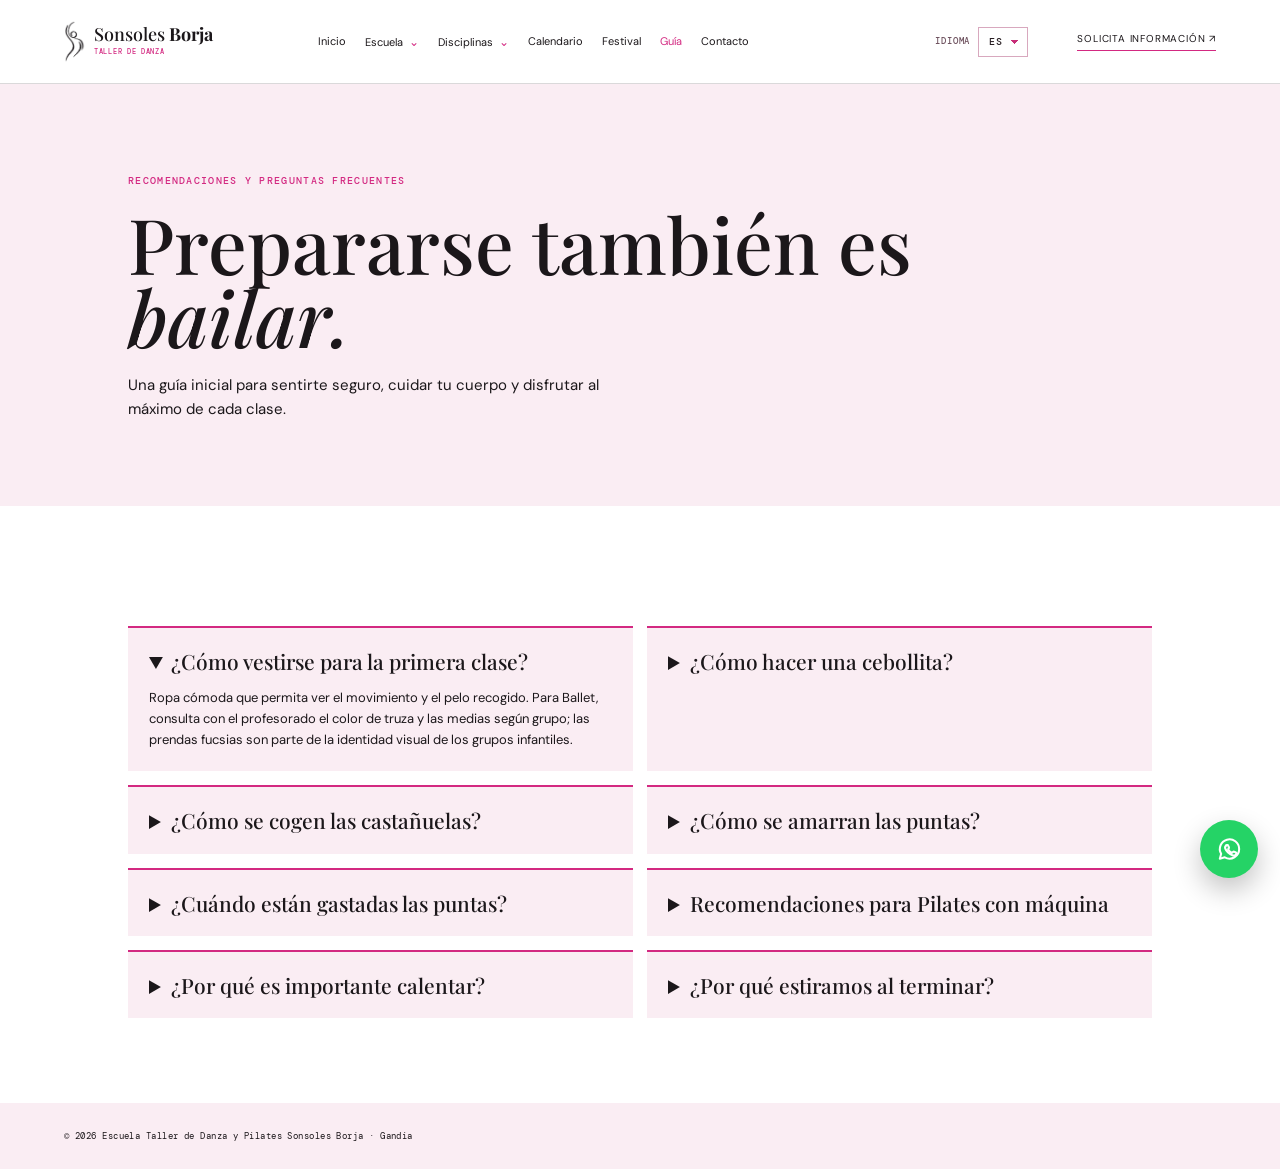
<file: guia.html>
<!doctype html><html lang="es"><head><meta charset="UTF-8"><meta name="viewport" content="width=device-width,initial-scale=1"><title>Gu&iacute;a | Sonsoles Borja</title><link rel="preconnect" href="https://fonts.googleapis.com"><link rel="preconnect" href="https://fonts.gstatic.com" crossorigin><link href="https://fonts.googleapis.com/css2?family=DM+Mono:wght@400;500&family=DM+Sans:opsz,wght@9..40,400;9..40,500;9..40,600&family=Playfair+Display:ital,wght@0,500;0,600;0,700;1,500&display=swap" rel="stylesheet"><link rel="stylesheet" href="pages.css"><link rel="stylesheet" href="festival.css"><script defer src="language.js"></script></head><body><header class="page-header"><a class="simple-brand" href="index.html"><span class="brand-icon"><img src="brand-icon-polished.png" alt=""></span><span>Sonsoles <b>Borja</b><i>Taller de danza</i></span></a><nav><a href="index.html">Inicio</a><a href="escuela.html">Escuela</a><a href="disciplinas.html">Disciplinas</a><a href="calendario.html">Calendario</a><a href="festival.html">Festival</a><a class="active" href="guia.html">Gu&iacute;a</a><a href="contacto.html">Contacto</a></nav><a class="nav-cta" href="contacto.html">Solicita informaci&oacute;n ↗</a></header><main><section class="page-hero"><div><p class="eyebrow">Recomendaciones y preguntas frecuentes</p><h1>Prepararse tambi&eacute;n es <em>bailar.</em></h1><p>Una gu&iacute;a inicial para sentirte seguro, cuidar tu cuerpo y disfrutar al m&aacute;ximo de cada clase.</p></div></section><section class="page-content"><div class="faq-list"><details open><summary>&iquest;C&oacute;mo vestirse para la primera clase?</summary><p>Ropa c&oacute;moda que permita ver el movimiento y el pelo recogido. Para Ballet, consulta con el profesorado el color de truza y las medias seg&uacute;n grupo; las prendas fucsias son parte de la identidad visual de los grupos infantiles.</p></details><details><summary>&iquest;C&oacute;mo hacer una cebollita?</summary><p>Haz una coleta firme a la altura de la coronilla, retu&eacute;rcela y enróllala sobre s&iacute; misma. Sujeta con horquillas en cruz y una redecilla. Debe quedar plana, segura y sin mechones sueltos.</p></details><details><summary>&iquest;C&oacute;mo se cogen las casta&ntilde;uelas?</summary><p>La cuerda se coloca en el pulgar y el instrumento descansa en la palma. La hembra suele llevarse en la mano izquierda y el macho en la derecha. El profesorado indicar&aacute; la colocaci&oacute;n y los primeros toques.</p></details><details><summary>&iquest;C&oacute;mo se amarran las puntas?</summary><p>Las cintas deben quedar firmes, sin cortar la circulaci&oacute;n. Se cruzan sobre el empeine, se atan en el interior del tobillo y los extremos se esconden. Nunca se usan puntas sin la indicaci&oacute;n del profesorado.</p></details><details><summary>&iquest;Cu&aacute;ndo est&aacute;n gastadas las puntas?</summary><p>Cuando pierden estructura, se ablandan en exceso, la caja deja de sostener el pie o la plataforma se deforma. Si cambian el apoyo o generan molestias, consulta antes de continuar us&aacute;ndolas.</p></details><details><summary>Recomendaciones para Pilates con m&aacute;quina</summary><p>Llega unos minutos antes, usa ropa que permita moverte, evita accesorios sueltos y avisa de lesiones o circunstancias relevantes. Las m&aacute;quinas se ajustan individualmente: nunca cambies muelles o configuraci&oacute;n sin indicaci&oacute;n.</p></details><details><summary>&iquest;Por qu&eacute; es importante calentar?</summary><p>El calentamiento prepara articulaciones, respiraci&oacute;n y musculatura para el esfuerzo. Ayuda a mejorar el control y reduce el riesgo de lesiones. Procura llegar puntual para no perderlo.</p></details><details><summary>&iquest;Por qu&eacute; estiramos al terminar?</summary><p>Una vuelta a la calma progresiva ayuda a recuperar movilidad, soltar tensiones y escuchar el cuerpo. El estiramiento debe ser suave, continuo y sin rebotes dolorosos.</p></details></div></section></main><footer>© 2026 Escuela Taller de Danza y Pilates Sonsoles Borja · Gandia</footer></body></html>
</file>
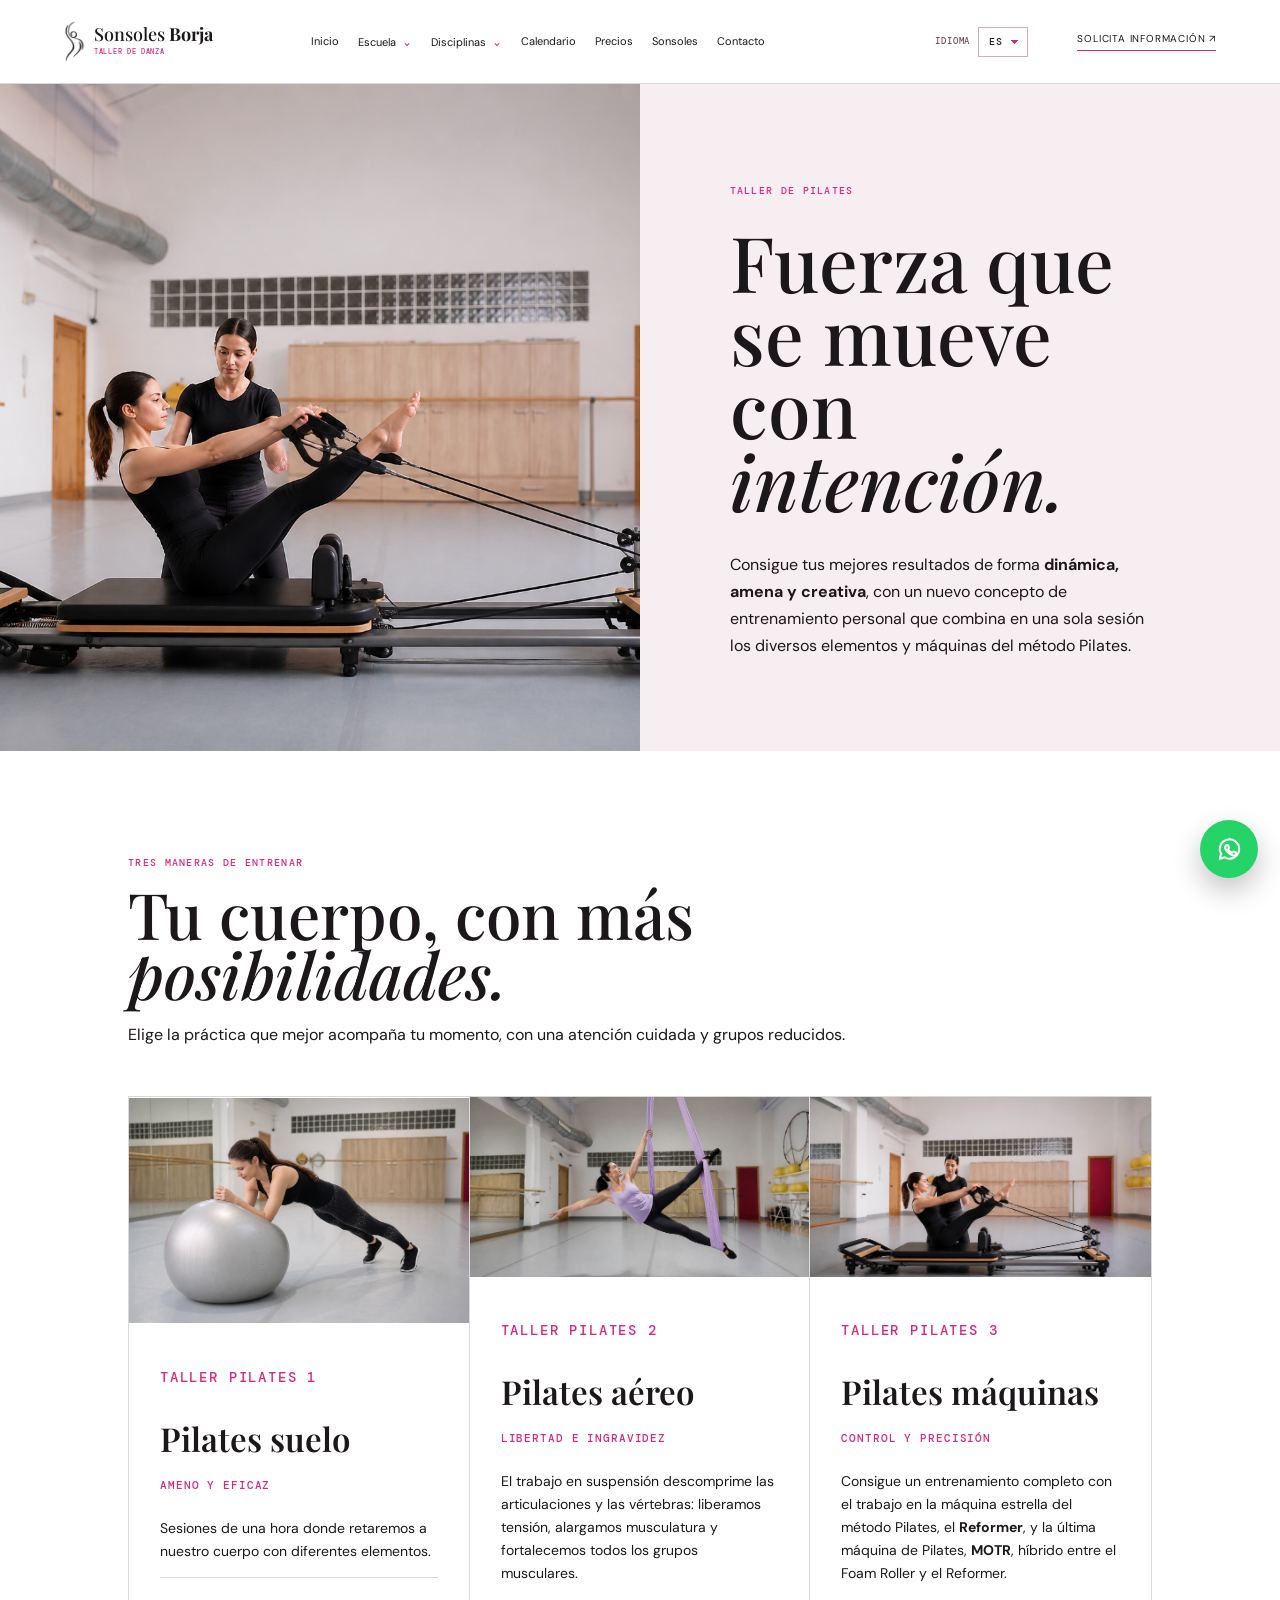
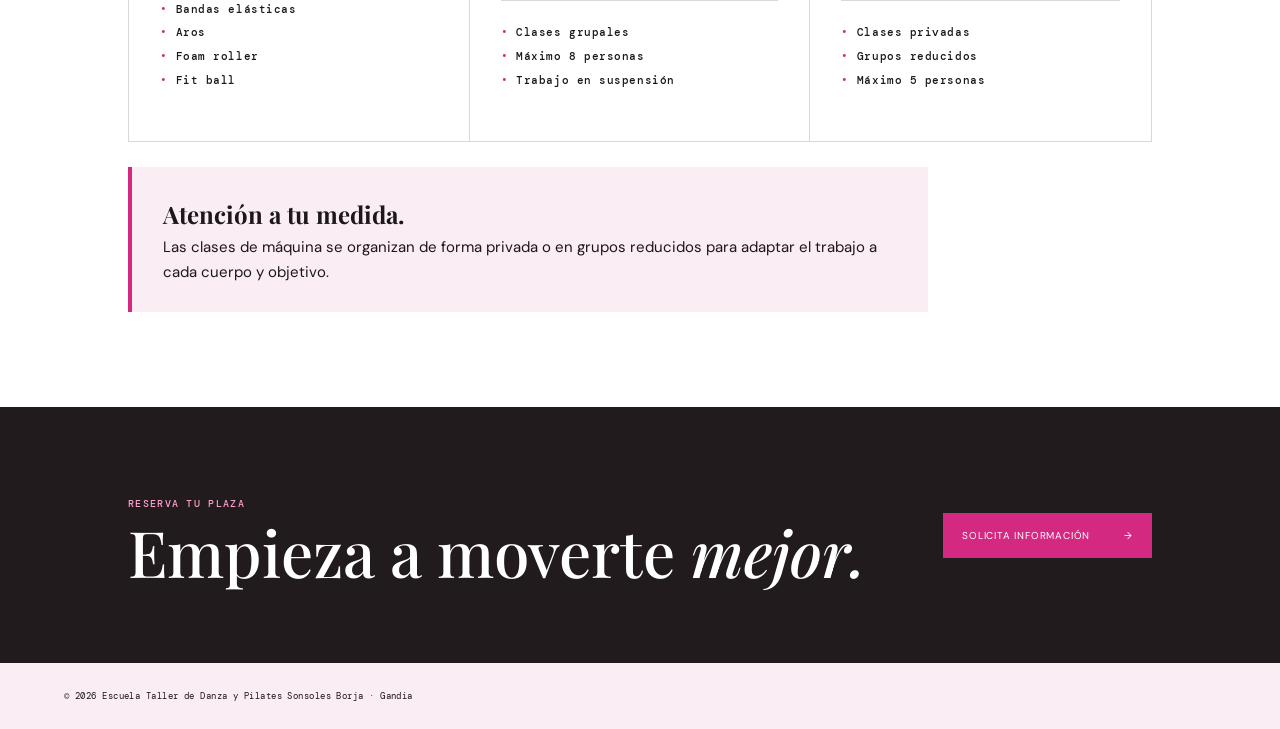
<file: pilates-taller.html>
<!doctype html>
<html lang="es">
<head>
  <meta charset="UTF-8">
  <meta name="viewport" content="width=device-width,initial-scale=1">
  <title>Taller de Pilates | Sonsoles Borja</title>
  <link rel="preconnect" href="https://fonts.googleapis.com">
  <link rel="preconnect" href="https://fonts.gstatic.com" crossorigin>
  <link href="https://fonts.googleapis.com/css2?family=DM+Mono:wght@400;500&family=DM+Sans:opsz,wght@9..40,400;9..40,500;9..40,600&family=Playfair+Display:ital,wght@0,500;0,600;0,700;1,500&display=swap" rel="stylesheet">
  <link rel="stylesheet" href="pages.css">
  <style>
    .pilates-hero{display:grid;grid-template-columns:1fr 1fr;min-height:570px;background:#f7eef2}
    .pilates-hero img{width:100%;height:100%;object-fit:cover}
    .pilates-hero>div{padding:90px 9vw 75px 7vw;display:flex;flex-direction:column;justify-content:center}
    .pilates-hero h1{font-size:clamp(52px,6vw,88px);margin:18px 0}
    .pilates-hero p:last-child{max-width:520px;font-size:16px;line-height:1.7}
    .pilates-program{padding:95px 10vw}
    .pilates-program>header{max-width:720px;margin-bottom:48px}
    .pilates-program h2{font-size:clamp(42px,5vw,70px);margin:15px 0}
    .pilates-program header p:last-child{font-size:16px;line-height:1.7}
    .pilates-grid{display:grid;grid-template-columns:repeat(3,1fr);border:1px solid var(--line)}
    .pilates-card{padding:38px 31px;min-height:420px;border-right:1px solid var(--line);display:flex;flex-direction:column}
    .pilates-card:last-child{border:0}
    .pilates-card img{width:calc(100% + 62px);height:180px;object-fit:cover;margin:-38px -31px 28px}
    .pilates-card img.pilates-fitball-corrected{height:auto;aspect-ratio:3/2;object-fit:contain;object-position:center}
    .pilates-card h3{font:600 33px/1.05 'Playfair Display',serif;margin:18px 0 11px}
    .pilates-card .tagline{font:500 11px 'DM Mono',monospace;letter-spacing:.08em;text-transform:uppercase;color:var(--pink)}
    .pilates-card p{font-size:14px;line-height:1.65}
    .pilates-card ul{margin-top:auto;padding:20px 0 0;border-top:1px solid var(--line);list-style:none;font:500 11px/2.15 'DM Mono',monospace;letter-spacing:.05em}
    .pilates-card li:before{content:'•';color:var(--pink);padding-right:8px}
    .pilates-note{margin-top:25px;padding:28px 31px;background:#faedf3;border-left:4px solid var(--pink);max-width:800px;font-size:15px;line-height:1.65}
    .pilates-note strong{font-family:'Playfair Display',serif;font-size:24px}
    .pilates-cta{padding:80px 10vw;background:#211b1e;color:#fff;display:flex;align-items:center;justify-content:space-between;gap:35px}
    .pilates-cta h2{font-size:clamp(40px,5vw,68px);margin:12px 0 0}
    .pilates-cta .button{background:#d32981;color:#fff}
    @media(max-width:850px){
      .pilates-hero{grid-template-columns:1fr}
      .pilates-hero img{height:430px}
      .pilates-hero>div{padding:65px 25px}
      .pilates-program{padding:70px 25px}
      .pilates-grid{grid-template-columns:1fr}
      .pilates-card{border-right:0;border-bottom:1px solid var(--line);min-height:300px}
      .pilates-card:last-child{border-bottom:0}
      .pilates-card img.pilates-fitball-corrected{height:auto}
      .pilates-cta{padding:65px 25px;display:block}
      .pilates-cta .button{margin-top:25px}
    }
  </style>
  <script defer src="language.js"></script>
</head>
<body>
  <header class="page-header">
    <a class="simple-brand" href="index.html">
      <span class="brand-icon"><img src="brand-icon-polished.png" alt=""></span>
      <span>Sonsoles <b>Borja</b><i>Taller de danza</i></span>
    </a>
    <nav>
      <a href="index.html">Inicio</a>
      <a href="escuela.html">Escuela</a>
      <a href="disciplinas.html">Disciplinas</a>
      <a href="calendario.html">Calendario</a>
      <a href="precios.html">Precios</a>
      <a href="sonsoles.html">Sonsoles</a>
      <a href="contacto.html">Contacto</a>
    </nav>
    <a class="nav-cta" href="contacto.html">Solicita información ↗</a>
  </header>
  <main>
    <section class="pilates-hero">
      <img src="pilates-reformer-estudio.png" alt="Clase de Pilates Reformer en la academia">
      <div>
        <p class="eyebrow">Taller de Pilates</p>
        <h1>Fuerza que se mueve con <em>intención.</em></h1>
        <p>Consigue tus mejores resultados de forma <strong>dinámica, amena y creativa</strong>, con un nuevo concepto de entrenamiento personal que combina en una sola sesión los diversos elementos y máquinas del método Pilates.</p>
      </div>
    </section>
    <section class="pilates-program">
      <header>
        <p class="eyebrow">Tres maneras de entrenar</p>
        <h2>Tu cuerpo, con más <em>posibilidades.</em></h2>
        <p>Elige la práctica que mejor acompaña tu momento, con una atención cuidada y grupos reducidos.</p>
      </header>
      <div class="pilates-grid">
        <article class="pilates-card">
          <img class="pilates-fitball-corrected" src="pilates-fitball-linoleo.png" alt="Pilates suelo con Fitball en la academia">
          <p class="eyebrow">Taller Pilates 1</p>
          <h3>Pilates suelo</h3>
          <p class="tagline">Ameno y eficaz</p>
          <p>Sesiones de una hora donde retaremos a nuestro cuerpo con diferentes elementos.</p>
          <ul>
            <li>Bandas elásticas</li>
            <li>Aros</li>
            <li>Foam roller</li>
            <li>Fit ball</li>
          </ul>
        </article>
        <article class="pilates-card">
          <img src="pilates-aereo-estudio.png" alt="Pilates aéreo en la academia">
          <p class="eyebrow">Taller Pilates 2</p>
          <h3>Pilates aéreo</h3>
          <p class="tagline">Libertad e ingravidez</p>
          <p>El trabajo en suspensión descomprime las articulaciones y las vértebras: liberamos tensión, alargamos musculatura y fortalecemos todos los grupos musculares.</p>
          <ul>
            <li>Clases grupales</li>
            <li>Máximo 8 personas</li>
            <li>Trabajo en suspensión</li>
          </ul>
        </article>
        <article class="pilates-card">
          <img src="pilates-reformer-estudio.png" alt="Pilates máquinas Reformer en la academia">
          <p class="eyebrow">Taller Pilates 3</p>
          <h3>Pilates máquinas</h3>
          <p class="tagline">Control y precisión</p>
          <p>Consigue un entrenamiento completo con el trabajo en la máquina estrella del método Pilates, el <strong>Reformer</strong>, y la última máquina de Pilates, <strong>MOTR</strong>, híbrido entre el Foam Roller y el Reformer.</p>
          <ul>
            <li>Clases privadas</li>
            <li>Grupos reducidos</li>
            <li>Máximo 5 personas</li>
          </ul>
        </article>
      </div>
      <div class="pilates-note">
        <strong>Atención a tu medida.</strong><br>
        Las clases de máquina se organizan de forma privada o en grupos reducidos para adaptar el trabajo a cada cuerpo y objetivo.
      </div>
    </section>
    <section class="pilates-cta">
      <div>
        <p class="eyebrow" style="color:#ff9fca">Reserva tu plaza</p>
        <h2>Empieza a moverte <em>mejor.</em></h2>
      </div>
      <a class="button" href="contacto.html">Solicita información <span>→</span></a>
    </section>
  </main>
  <footer>© 2026 Escuela Taller de Danza y Pilates Sonsoles Borja · Gandia</footer>
</body>
</html>
</file>
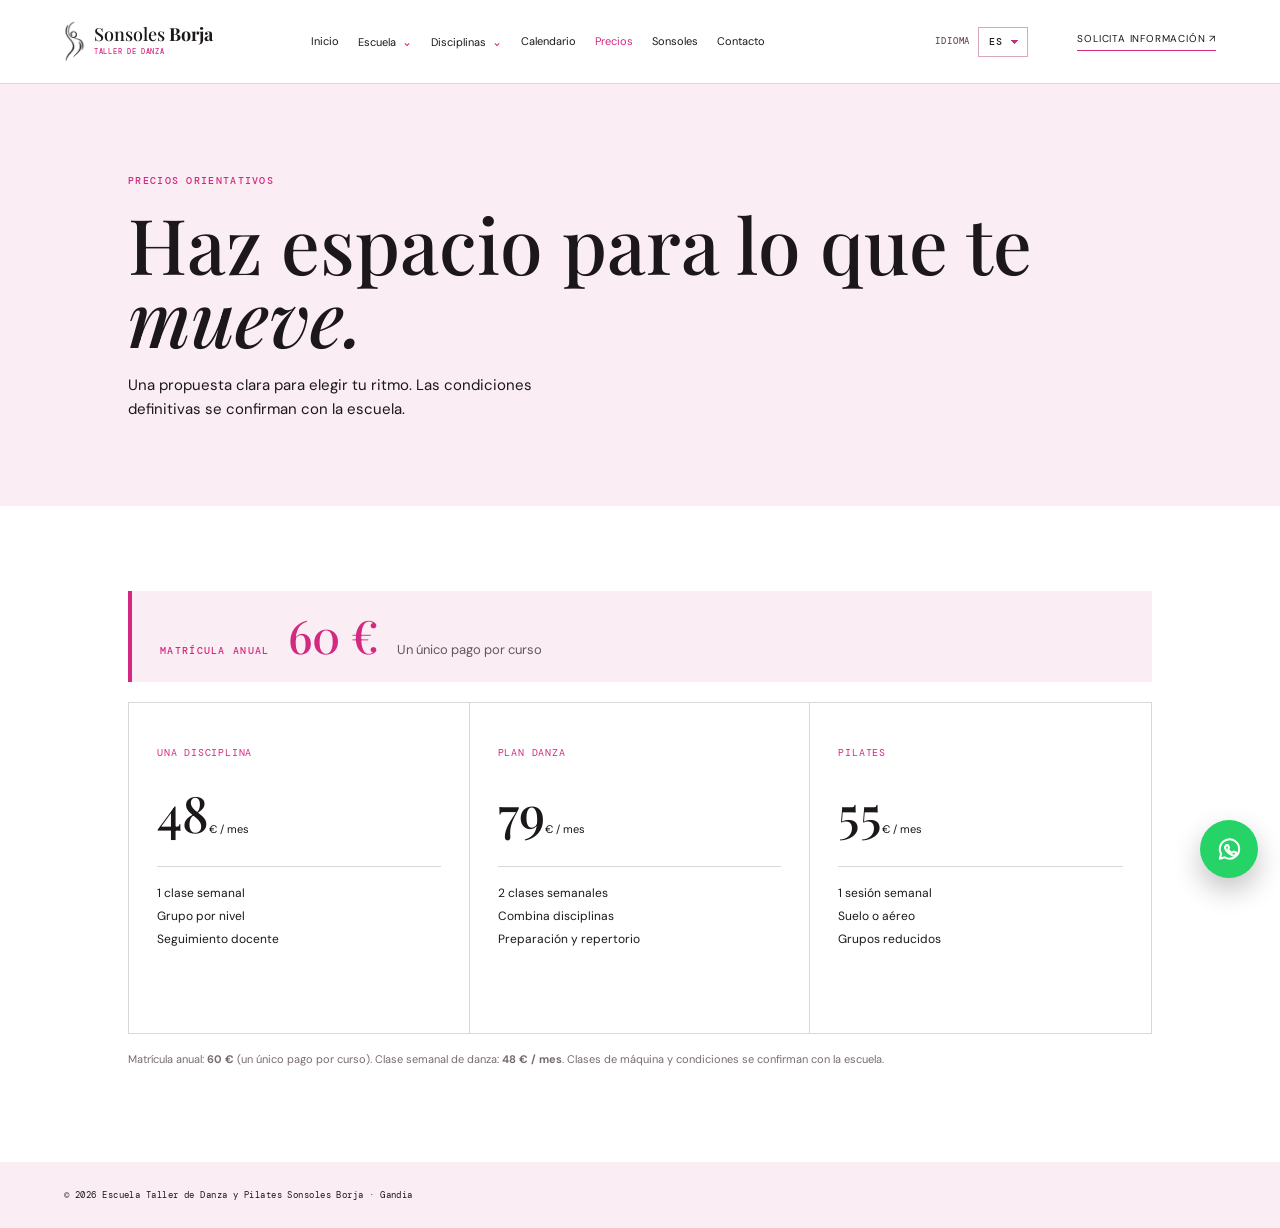
<file: precios.html>
<!doctype html><html lang="es"><head><meta charset="UTF-8"><meta name="viewport" content="width=device-width,initial-scale=1"><title>Precios | Sonsoles Borja</title><link rel="preconnect" href="https://fonts.googleapis.com"><link rel="preconnect" href="https://fonts.gstatic.com" crossorigin><link href="https://fonts.googleapis.com/css2?family=DM+Mono:wght@400;500&family=DM+Sans:opsz,wght@9..40,400;9..40,500;9..40,600&family=Playfair+Display:ital,wght@0,500;0,600;0,700;1,500&display=swap" rel="stylesheet"><link rel="stylesheet" href="pages.css"><script defer src="language.js"></script></head><body><header class="page-header"><a class="simple-brand" href="index.html"><span class="brand-icon"><img src="brand-icon-polished.png" alt=""></span><span>Sonsoles <b>Borja</b><i>Taller de danza</i></span></a><nav><a href="index.html">Inicio</a><a href="escuela.html">Escuela</a><a href="disciplinas.html">Disciplinas</a><a href="calendario.html">Calendario</a><a class="active" href="precios.html">Precios</a><a href="sonsoles.html">Sonsoles</a><a href="contacto.html">Contacto</a></nav><a class="nav-cta" href="contacto.html">Solicita informaci&oacute;n ↗</a></header><main><section class="page-hero"><div><p class="eyebrow">Precios orientativos</p><h1>Haz espacio para lo que te <em>mueve.</em></h1><p>Una propuesta clara para elegir tu ritmo. Las condiciones definitivas se confirman con la escuela.</p></div></section><section class="page-content"><div class="enrollment-fee"><p class="eyebrow">Matrícula anual</p><strong>60 €</strong><span>Un único pago por curso</span></div><div class="price-grid"><article class="price-card"><p>Una disciplina</p><strong>48<span>€ / mes</span></strong><ul><li>1 clase semanal</li><li>Grupo por nivel</li><li>Seguimiento docente</li></ul></article><article class="price-card featured"><p>Plan danza</p><strong>79<span>€ / mes</span></strong><ul><li>2 clases semanales</li><li>Combina disciplinas</li><li>Preparaci&oacute;n y repertorio</li></ul></article><article class="price-card"><p>Pilates</p><strong>55<span>€ / mes</span></strong><ul><li>1 sesi&oacute;n semanal</li><li>Suelo o a&eacute;reo</li><li>Grupos reducidos</li></ul></article></div><p class="notice">Matrícula anual: <strong>60 €</strong> (un único pago por curso). Clase semanal de danza: <strong>48 € / mes</strong>. Clases de máquina y condiciones se confirman con la escuela.</p></section></main><footer>© 2026 Escuela Taller de Danza y Pilates Sonsoles Borja · Gandia</footer></body></html>
</file>
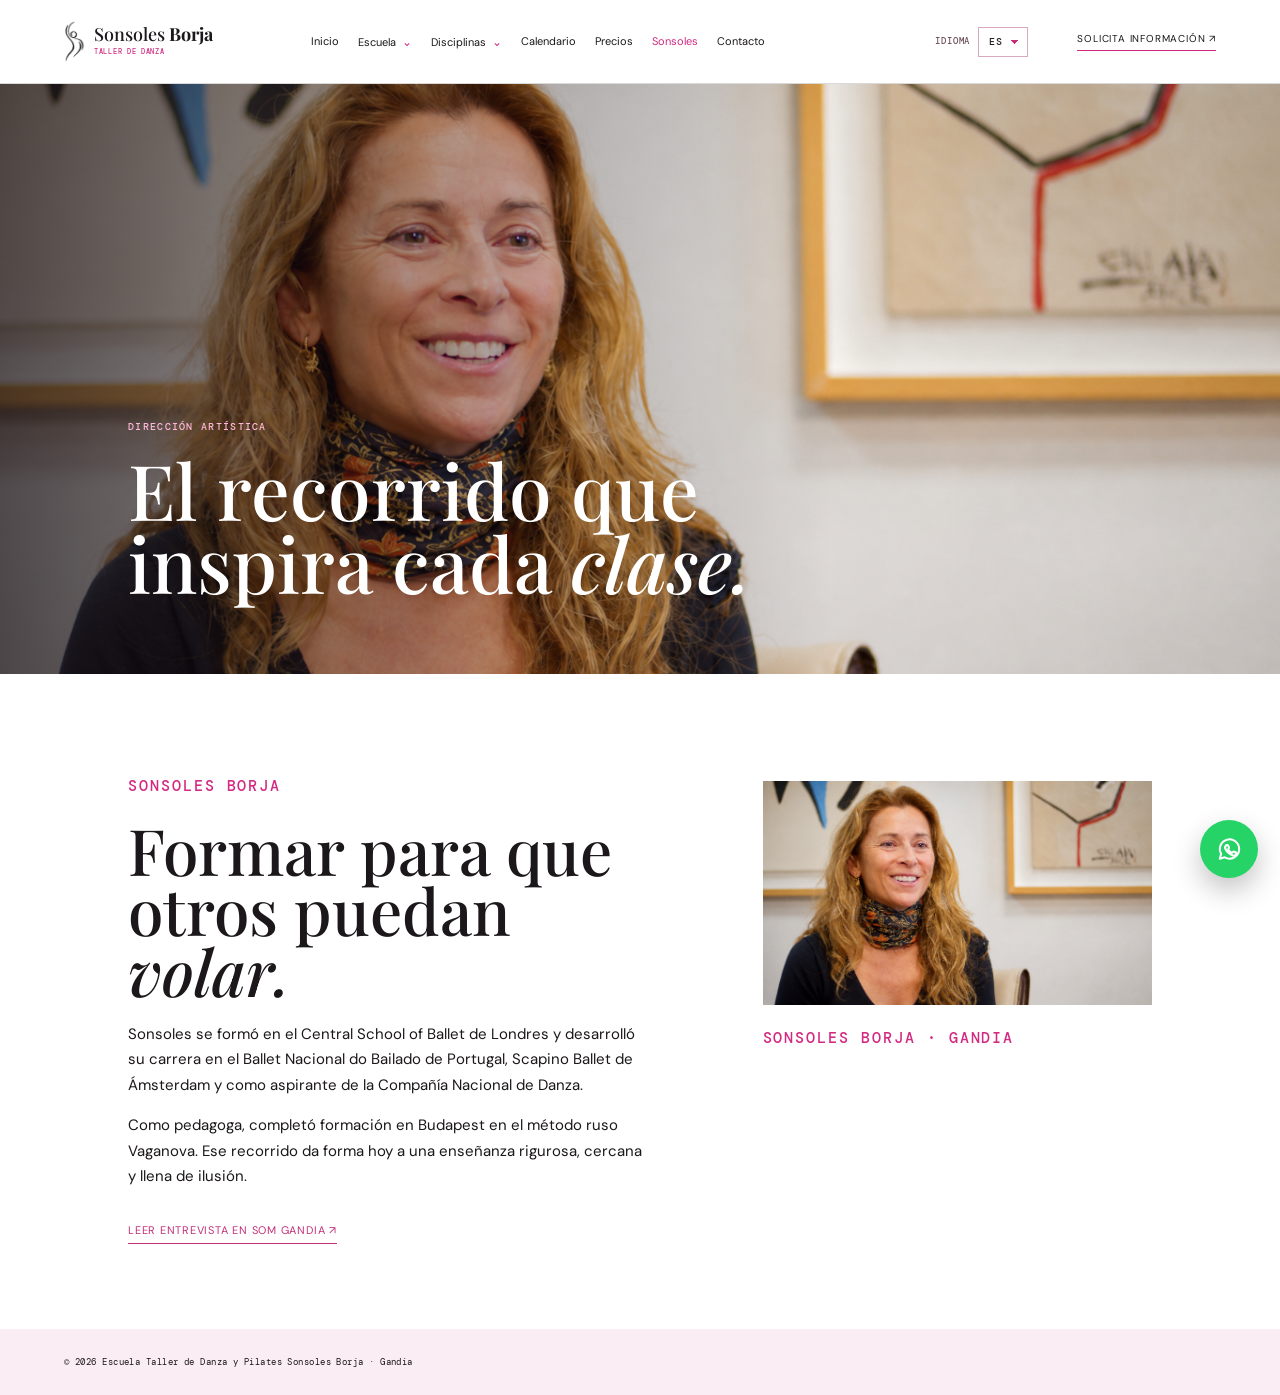
<file: sonsoles.html>
<!doctype html><html lang="es"><head><meta charset="UTF-8"><meta name="viewport" content="width=device-width,initial-scale=1"><title>Sonsoles Borja | Trayectoria</title><link rel="preconnect" href="https://fonts.googleapis.com"><link rel="preconnect" href="https://fonts.gstatic.com" crossorigin><link href="https://fonts.googleapis.com/css2?family=DM+Mono:wght@400;500&family=DM+Sans:opsz,wght@9..40,400;9..40,500;9..40,600&family=Playfair+Display:ital,wght@0,500;0,600;0,700;1,500&display=swap" rel="stylesheet"><link rel="stylesheet" href="pages.css"><style>.sonsoles-banner{height:min(55vw,590px);min-height:340px;position:relative;overflow:hidden}.sonsoles-banner img{width:100%;height:100%;object-fit:cover;object-position:center 38%}.sonsoles-banner:after{content:'';position:absolute;inset:0;background:linear-gradient(90deg,#171015a8,transparent 65%)}.sonsoles-banner div{position:absolute;z-index:1;left:10vw;bottom:55px;color:#fff}.sonsoles-banner .eyebrow{color:#ffb8da}.sonsoles-banner h1{font-size:clamp(48px,6vw,88px);max-width:650px}.sonsoles-story{padding:85px 10vw;display:grid;grid-template-columns:1fr .75fr;gap:9vw;align-items:start}.sonsoles-story h2{font-size:clamp(41px,5vw,68px)}.sonsoles-story p{font-size:15px;line-height:1.7}.sonsoles-photo{width:100%;margin-top:22px;max-height:560px;object-fit:cover;object-position:center top}.story-link{display:inline-block;margin-top:18px;color:#c32f78;font-size:11px;letter-spacing:.07em;text-transform:uppercase;border-bottom:1px solid currentColor;padding-bottom:6px}@media(max-width:700px){.sonsoles-story{grid-template-columns:1fr;padding:65px 25px}.sonsoles-banner div{left:25px;bottom:38px}.sonsoles-banner{height:460px}}</style><script defer src="language.js"></script></head><body><header class="page-header"><a class="simple-brand" href="index.html"><span class="brand-icon"><img src="brand-icon-polished.png" alt=""></span><span>Sonsoles <b>Borja</b><i>Taller de danza</i></span></a><nav><a href="index.html">Inicio</a><a href="escuela.html">Escuela</a><a href="disciplinas.html">Disciplinas</a><a href="calendario.html">Calendario</a><a href="precios.html">Precios</a><a class="active" href="sonsoles.html">Sonsoles</a><a href="contacto.html">Contacto</a></nav><a class="nav-cta" href="contacto.html">Solicita informaci&oacute;n ↗</a></header><main><section class="sonsoles-banner"><img src="sonsoles-retrato-limpio.png" alt="Retrato de Sonsoles Borja"><div><p class="eyebrow">Direcci&oacute;n art&iacute;stica</p><h1>El recorrido que inspira cada <em>clase.</em></h1></div></section><section class="sonsoles-story"><div><p class="eyebrow">Sonsoles Borja</p><h2>Formar para que otros puedan <em>volar.</em></h2><p>Sonsoles se form&oacute; en el Central School of Ballet de Londres y desarroll&oacute; su carrera en el Ballet Nacional do Bailado de Portugal, Scapino Ballet de &Aacute;msterdam y como aspirante de la Compa&ntilde;&iacute;a Nacional de Danza.</p><p>Como pedagoga, complet&oacute; formaci&oacute;n en Budapest en el m&eacute;todo ruso Vaganova. Ese recorrido da forma hoy a una ense&ntilde;anza rigurosa, cercana y llena de ilusi&oacute;n.</p><a class="story-link" href="https://somgandia.com/entrevista-sonsoles-borja" target="_blank" rel="noreferrer">Leer entrevista en SOM Gandia ↗</a></div><div><img class="sonsoles-photo" src="sonsoles-retrato-limpio.png" alt="Sonsoles Borja"><p class="eyebrow" style="margin-top:16px">Sonsoles Borja · Gandia</p></div></section></main><footer>© 2026 Escuela Taller de Danza y Pilates Sonsoles Borja · Gandia</footer></body></html>
</file>
<file: pages.css>
:root{--ink:#1b171a;--pink:#d32981;--soft:#faedf3;--line:rgba(27,23,26,.16)}
*{box-sizing:border-box}
body{margin:0;color:var(--ink);font-family:'DM Sans',Arial,sans-serif}
a{color:inherit;text-decoration:none}
.page-header{height:84px;display:flex;align-items:center;padding:0 5vw;gap:25px;border-bottom:1px solid var(--line);background:#fff;position:sticky;top:0;z-index:9}
.simple-brand{display:flex;align-items:center;gap:8px;font:500 18px/.82 'Playfair Display',serif;white-space:nowrap}
.simple-brand b{font-weight:700}.simple-brand i{display:block;margin-top:5px;color:var(--pink);font:500 7px 'DM Mono',monospace;letter-spacing:.1em;text-transform:uppercase}
.brand-icon{height:44px;width:22px;overflow:hidden;display:block;position:relative}.brand-icon img,.brand-icon img[src="brand-icon-polished.png"]{position:static;width:100%;height:100%;max-width:100%;object-fit:contain}
.page-header nav{display:flex;gap:19px;margin:auto;font-size:11px}.page-header nav a{padding:6px 0}.page-header nav a:hover,.page-header nav .active{color:var(--pink)}
.nav-cta{font-size:10px;letter-spacing:.08em;text-transform:uppercase;border-bottom:1px solid var(--pink);padding-bottom:5px}
.eyebrow{font:500 10px 'DM Mono',monospace;letter-spacing:.13em;text-transform:uppercase;color:var(--pink)}
h1,h2{font:500 clamp(48px,6vw,92px)/.95 'Playfair Display',serif;margin:20px 0}h1 em,h2 em{font-weight:500}
.button{display:inline-flex;gap:34px;padding:16px 19px;background:var(--pink);color:#fff;font-size:10px;letter-spacing:.08em;text-transform:uppercase}
.home-hero{height:calc(100vh - 84px);min-height:570px;position:relative;color:var(--ink);overflow:hidden;background:#f6e8ef}.home-hero>img,.home-hero>.hero-video{height:100%;width:100%;object-fit:cover}.home-hero>.hero-video{opacity:.82}.home-hero:after{content:'';position:absolute;inset:0;background:linear-gradient(90deg,rgba(255,252,253,.78),rgba(255,252,253,.34) 63%,rgba(255,245,250,.12))}.home-hero>div{position:absolute;z-index:1;left:10vw;top:19%;max-width:535px}.home-hero .eyebrow{color:#c72d78}.home-hero p:not(.eyebrow){font-size:16px;line-height:1.6;max-width:350px;margin-bottom:29px}
.home-links{padding:110px 10vw;background:var(--soft)}.home-links h2{font-size:clamp(44px,5vw,74px);max-width:620px}
.link-grid{display:grid;grid-template-columns:repeat(4,1fr);border:1px solid var(--line);margin-top:45px}.link-grid a{min-height:220px;padding:23px;border-right:1px solid var(--line);display:flex;flex-direction:column}.link-grid a:last-child{border:0}.link-grid b{font:10px 'DM Mono',monospace;color:var(--pink)}.link-grid strong{font:500 29px 'Playfair Display',serif;margin:36px 0 12px}.link-grid span{font-size:11px;line-height:1.5}
.page-hero{min-height:345px;padding:80px 10vw 70px;background:var(--soft);display:flex;align-items:end}.page-hero p:last-child{font-size:15px;line-height:1.6;max-width:480px}.page-content{padding:85px 10vw}.page-content h2{font-size:clamp(38px,4vw,62px)}
.split{display:grid;grid-template-columns:1fr 1fr;gap:8vw;align-items:center}.split img{width:100%;max-height:600px;object-fit:cover}.copy{font-size:15px;line-height:1.7}.copy ul{list-style:none;padding:17px 0;border-top:1px solid var(--line);font-size:13px}.copy li{line-height:2}.copy li:before,.discipline-row li:before{content:'•';color:var(--pink);padding-right:8px}
.discipline-list{display:grid;gap:0}.discipline-row{display:grid;grid-template-columns:310px 1fr;min-height:420px;border-bottom:1px solid var(--line)}.discipline-row img{width:100%;height:100%;object-fit:cover}.discipline-row>div{padding:55px 7vw}.discipline-row h2{font-size:clamp(39px,4.5vw,66px);margin:16px 0}.discipline-row p{font-size:15px;line-height:1.6}.discipline-row ul{padding:17px 0 0;border-top:1px solid var(--line);list-style:none;font-size:12px;line-height:1.9}
.primeros-pasos-gallery{display:grid;grid-template-columns:1fr 1fr;gap:2px;min-height:420px;overflow:hidden}.discipline-row>.primeros-pasos-gallery{padding:0}.primeros-pasos-gallery img{display:block;width:100%;height:100%;min-height:420px;object-fit:cover}
.calendar{width:100%;border-collapse:collapse;margin-top:20px;font-size:12px}.calendar th,.calendar td{border:1px solid var(--line);padding:17px;text-align:left;vertical-align:top}.calendar th{font:10px 'DM Mono',monospace;text-transform:uppercase;background:var(--soft)}.calendar td:first-child{font:10px 'DM Mono',monospace;color:var(--pink)}.calendar b{font-weight:400;color:#766a71}
.price-grid{display:grid;grid-template-columns:repeat(3,1fr);border:1px solid var(--line);margin-top:20px}.price-card{padding:33px 28px;border-right:1px solid var(--line);min-height:330px}.price-card:last-child{border:0}.price-card>p{font:10px 'DM Mono',monospace;letter-spacing:.08em;text-transform:uppercase;color:var(--pink)}.price-card strong{display:block;font:500 50px 'Playfair Display',serif;margin:20px 0}.price-card strong span{font:11px 'DM Sans',sans-serif}.price-card ul{padding:15px 0;border-top:1px solid var(--line);list-style:none;font-size:12px;line-height:1.9}
.price-card.featured{background:#fff!important;color:var(--ink)!important}.price-card.featured>p{color:var(--pink)!important}.price-card.featured strong,.price-card.featured strong span,.price-card.featured li{color:var(--ink)!important}.price-card.featured ul{border-color:var(--line)!important}
.notice{font-size:11px;color:#786a72;margin-top:18px}.contact-cards{display:grid;grid-template-columns:repeat(3,1fr);gap:20px}.contact-cards a,.contact-cards div{padding:27px;border-top:2px solid var(--pink);background:var(--soft);font-size:15px;line-height:1.55}.contact-cards span{display:block;color:var(--pink);font:10px 'DM Mono',monospace;text-transform:uppercase;letter-spacing:.08em;margin-bottom:8px}
.enrollment-fee{display:flex;align-items:baseline;gap:18px;padding:24px 28px;margin:0 0 20px;background:#faedf3;border-left:4px solid var(--pink)}.enrollment-fee .eyebrow{margin:0}.enrollment-fee strong{font:500 46px/.9 'Playfair Display',serif;color:var(--pink)}.enrollment-fee span{font-size:13px;color:#65575d}
.whatsapp{position:fixed;right:22px;bottom:22px;width:54px;height:54px;display:grid;place-items:center;background:#25d366;color:#fff;border-radius:50%;font-size:28px;box-shadow:0 8px 20px #0004;z-index:10}
footer{padding:27px 5vw;background:var(--soft);font:9px 'DM Mono',monospace;letter-spacing:.05em}
@media(max-width:900px){.page-header nav{display:none}.page-header{justify-content:space-between}.nav-cta{display:block}.link-grid,.price-grid,.contact-cards{grid-template-columns:1fr 1fr}.link-grid a:nth-child(2){border-right:0}.split{grid-template-columns:1fr}.discipline-row{grid-template-columns:1fr}.discipline-row img{height:390px}.primeros-pasos-gallery{height:390px;min-height:0}.primeros-pasos-gallery img{height:390px;min-height:0}.page-content{padding:65px 25px}.page-hero,.home-links{padding-left:25px;padding-right:25px}.calendar{display:block;overflow-x:auto}.calendar th,.calendar td{min-width:125px}.home-hero>div{left:25px;right:25px}.home-hero h1{font-size:63px}}
@media(max-width:560px){.link-grid,.price-grid,.contact-cards{grid-template-columns:1fr}.link-grid a,.price-card{border-right:0;border-bottom:1px solid var(--line)}.link-grid a:last-child,.price-card:last-child{border-bottom:0}.nav-cta{display:none}.discipline-row>div{padding:45px 25px}.page-hero{min-height:310px}}
.nav-dropdown{position:relative;display:flex;align-items:center}.nav-dropdown button{border:0;background:transparent;color:inherit;font:inherit;font-size:inherit;cursor:pointer;padding:6px 0}.nav-dropdown button span{font-size:12px;margin-left:3px;color:var(--pink)}.nav-dropdown.active button,.nav-dropdown:focus-within button,.nav-dropdown:hover button{color:var(--pink)}.discipline-menu{position:absolute;top:calc(100% + 12px);left:-18px;min-width:205px;padding:8px;background:#fff;border:1px solid var(--line);box-shadow:0 15px 32px rgba(39,30,34,.12);opacity:0;visibility:hidden;transform:translateY(-7px);transition:.18s ease;z-index:20}.discipline-menu a{display:block!important;padding:10px 12px!important;font-size:10px!important;letter-spacing:.03em;white-space:nowrap}.discipline-menu a:hover{background:var(--soft);color:var(--pink)}.nav-dropdown:hover .discipline-menu,.nav-dropdown:focus-within .discipline-menu,.nav-dropdown.open .discipline-menu{opacity:1;visibility:visible;transform:translateY(0)}.discipline-row{scroll-margin-top:105px}
@media(max-width:900px){.nav-dropdown{display:none}}

/* On touch layouts, keep the home hero as a single layered composition so the
   welcome copy remains on the video, just as it does on desktop. */
@media(max-width:900px){
  .home-hero{height:calc(100svh - 84px);min-height:560px;display:block;background:#f6e8ef}
  .home-hero>img,.home-hero>.hero-video{position:absolute;inset:0;display:block;width:100%;height:100%;aspect-ratio:auto;object-fit:cover;object-position:center;background:#24151d}
  .home-hero:after{display:block;background:linear-gradient(90deg,rgba(255,252,253,.83),rgba(255,252,253,.48) 72%,rgba(255,245,250,.18))}
  .home-hero>div{position:absolute;z-index:1;left:max(25px,7vw);right:25px;top:50%;transform:translateY(-48%);max-width:535px;padding:0;background:transparent}
  .home-hero h1{font-size:clamp(52px,9vw,74px)}
}
@media(max-width:560px){.home-hero{height:calc(100svh - 72px);min-height:520px}.home-hero>div{top:48%}.home-hero p:not(.eyebrow){font-size:15px}.home-hero .button{padding:15px 17px}}

.discipline-more{margin-top:25px}
</file>
<file: festival.css>
.festival-home{background:var(--ink);color:#fff;min-height:530px;padding:95px 10vw;display:grid;grid-template-columns:1fr 1fr;position:relative;overflow:hidden}.festival-home:before{content:'';position:absolute;width:740px;height:780px;right:-190px;top:-450px;background:linear-gradient(143deg,transparent 42%,rgba(246,82,163,.05) 46%,rgba(255,179,218,.28) 50%,rgba(245,76,159,.08) 54%,transparent 59%);transform:rotate(-13deg);filter:blur(10px);pointer-events:none}.festival-home:after{content:'';position:absolute;width:640px;height:640px;right:-210px;top:-230px;background:radial-gradient(circle at 47% 51%,rgba(255,249,252,.98) 0 1.2%,rgba(255,207,231,.96) 2.5%,rgba(249,121,187,.84) 6%,rgba(218,47,129,.58) 14%,rgba(143,23,85,.28) 28%,rgba(56,14,37,.08) 45%,transparent 68%),conic-gradient(from 208deg at 47% 51%,transparent 0 11deg,rgba(250,89,165,.14) 11deg 17deg,transparent 17deg 33deg,rgba(255,182,220,.1) 33deg 36deg,transparent 36deg 360deg);filter:blur(.2px);opacity:1;mix-blend-mode:screen;pointer-events:none}.festival-home .eyebrow{grid-column:1/-1;color:#ffbcdc;position:relative;z-index:1}.festival-home h2{font-size:clamp(44px,5.5vw,78px);position:relative;z-index:1}.festival-home p:not(.eyebrow){max-width:400px;font-size:15px;line-height:1.65;position:relative;z-index:1}.festival-home .button{margin-top:16px;position:relative;z-index:1}.year-stamp{align-self:end;justify-self:end;z-index:1;font:500 clamp(60px,9vw,140px)/.78 'Playfair Display',serif;letter-spacing:-.07em;text-align:right}.year-stamp small{display:block;margin-top:17px;font:10px/1.45 'DM Mono',monospace;letter-spacing:.12em}.home-guide{display:grid;grid-template-columns:1fr 1fr;align-items:stretch;min-height:530px;background:var(--soft)}.home-guide>div{padding:95px 10vw}.home-guide h2{font-size:clamp(43px,4.7vw,70px)}.home-guide p:not(.eyebrow){font-size:15px;line-height:1.6;max-width:390px}.home-guide img{width:100%;height:100%;object-fit:cover}.festival-grid{display:grid;grid-template-columns:repeat(5,1fr);gap:12px;margin-top:35px}.festival-card{min-height:340px;padding:25px;display:flex;flex-direction:column;justify-content:end;background:linear-gradient(180deg,#f8ddea,#d42b7f);color:#fff}.festival-card:nth-child(2){background:linear-gradient(180deg,#ded8e6,#69587d)}.festival-card:nth-child(3){background:linear-gradient(180deg,#fee8cc,#d88655)}.festival-card:nth-child(4){background:linear-gradient(180deg,#d8ebe7,#49837c)}.festival-card:nth-child(5){background:linear-gradient(180deg,#e7e1d5,#9a745d)}.festival-card b{font:500 46px 'Playfair Display',serif}.festival-card strong{font:500 20px/1.1 'Playfair Display',serif;margin-top:9px}.festival-card span{font-size:10px;line-height:1.5;margin-top:10px}.photo-repo{margin-top:72px;padding:36px;border:1px dashed var(--pink);background:var(--soft);text-align:center}.photo-repo strong{font:500 28px 'Playfair Display',serif;display:block}.photo-repo p{font-size:13px;margin-bottom:0}.faq-list{display:grid;grid-template-columns:repeat(2,1fr);gap:14px;margin-top:35px}.faq-list details{border-top:2px solid var(--pink);background:var(--soft);padding:21px}.faq-list summary{cursor:pointer;font:500 21px/1.15 'Playfair Display',serif}.faq-list p{font-size:13px;line-height:1.6;margin:15px 0 0}@media(max-width:900px){.festival-grid{grid-template-columns:repeat(2,1fr)}.festival-home,.home-guide{grid-template-columns:1fr}.festival-home{min-height:600px}.year-stamp{margin-top:50px}.home-guide>div{padding:75px 25px}.home-guide img{height:380px}}@media(max-width:560px){.festival-grid,.faq-list{grid-template-columns:1fr}.festival-home{padding:75px 25px}.festival-home:after{opacity:.5}.year-stamp{justify-self:start;text-align:left}.home-guide img{height:340px}}
</file>
